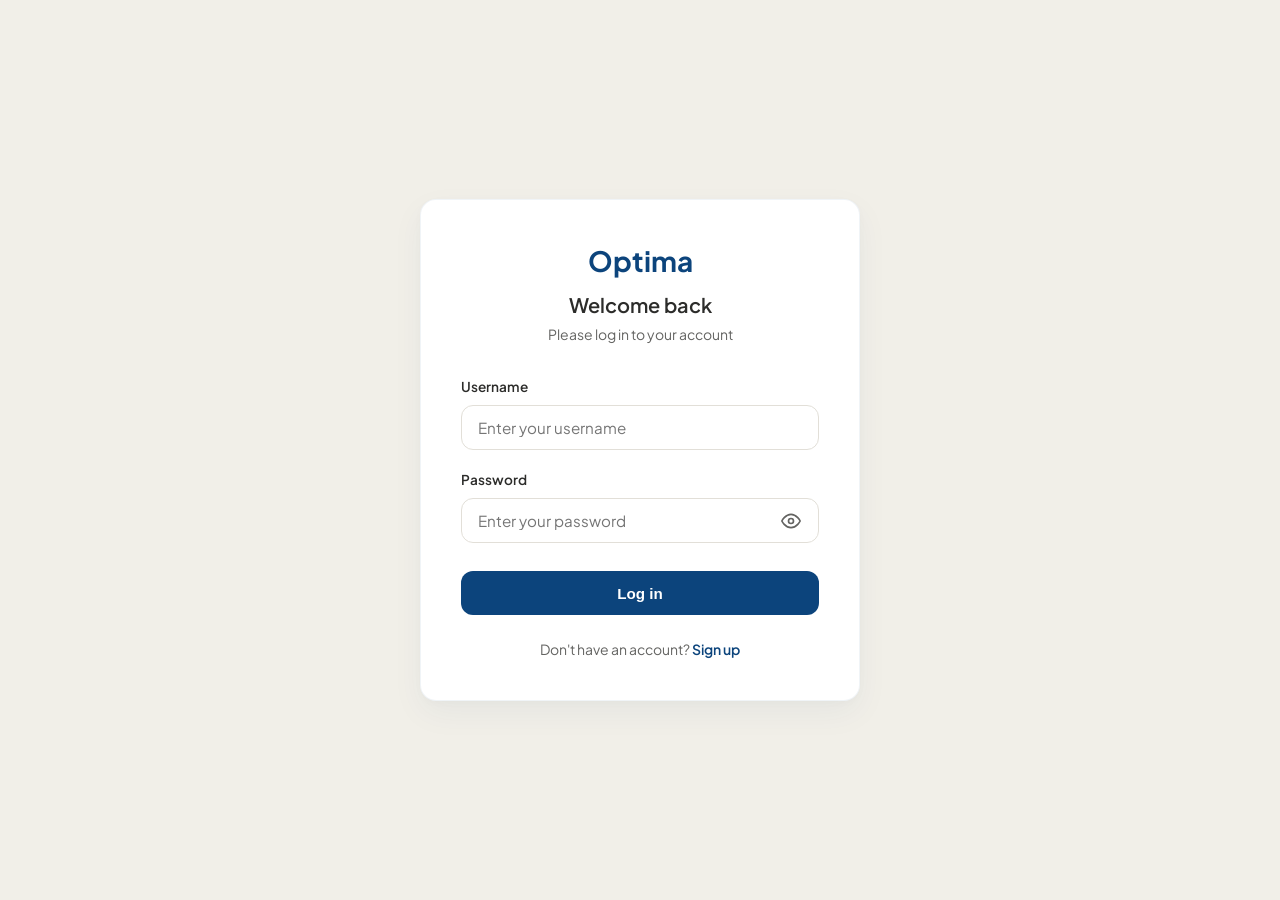
<file: frontend/index.html>
<!DOCTYPE html>
<html lang="en">
<head>
    <meta charset="UTF-8">
    <meta name="viewport" content="width=device-width, initial-scale=1.0">
    <title>Redirecting - Optima</title>
    <script>
        const token = localStorage.getItem('token');
        const user = localStorage.getItem('user');
        if (token && user) {
            window.location.href = 'dashboard.html';
        } else {
            window.location.href = 'login.html';
        }
    </script>
</head>
<body>
    <p style="font-family: sans-serif; text-align: center; margin-top: 4rem; color: #646462;">
        Redirecting to Optima Workspace...
    </p>
</body>
</html>
</file>
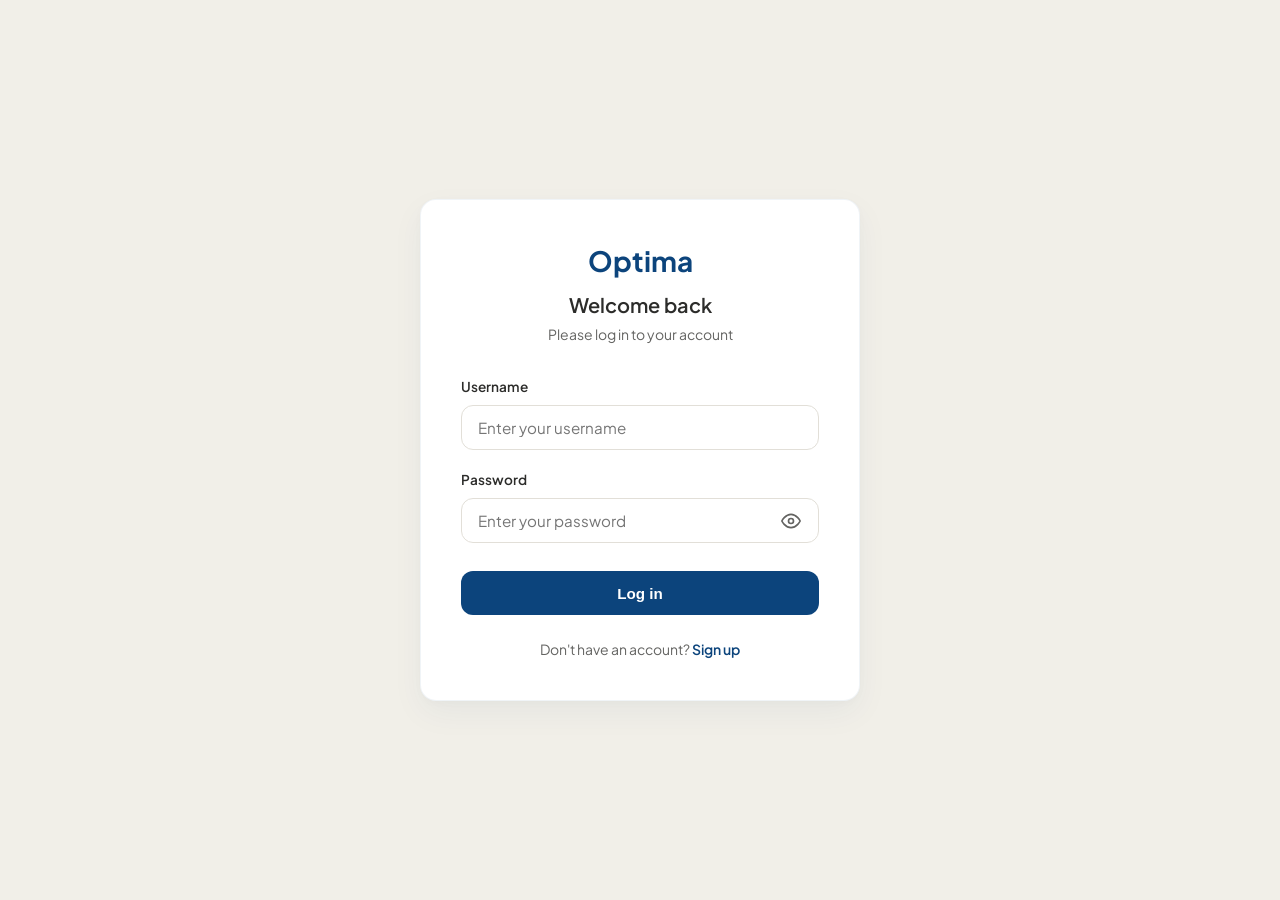
<file: frontend/abtest.html>
<!DOCTYPE html>
<html lang="en">
<head>
    <meta charset="UTF-8">
    <meta name="viewport" content="width=device-width, initial-scale=1.0">
    <title>A/B Tests — Optima</title>
    <link rel="preconnect" href="https://fonts.googleapis.com">
    <link rel="preconnect" href="https://fonts.gstatic.com" crossorigin>
    <link href="https://fonts.googleapis.com/css2?family=Plus+Jakarta+Sans:wght@400;500;600;700&family=Fira+Code:wght@400;500&display=swap" rel="stylesheet">
    <link rel="stylesheet" href="css/style.css">
    <link rel="stylesheet" href="css/dashboard.css">
    <link rel="stylesheet" href="css/feature-pages.css">
</head>
<body class="dashboard-page">

    <!-- Sidebar -->
    <aside class="sidebar">
        <a href="dashboard.html" class="sidebar-brand"><span>Optima</span></a>
        <nav style="flex-grow:1;">
            <ul class="sidebar-menu">
                <li><a href="dashboard.html" class="sidebar-link">
                    <svg viewBox="0 0 24 24"><rect x="3" y="3" width="7" height="9" rx="1"/><rect x="14" y="3" width="7" height="5" rx="1"/><rect x="14" y="12" width="7" height="9" rx="1"/><rect x="3" y="16" width="7" height="5" rx="1"/></svg>
                    <span>Dashboard</span></a></li>
                <li><a href="ide.html" class="sidebar-link">
                    <svg viewBox="0 0 24 24"><polyline points="16 18 22 12 16 6"/><polyline points="8 6 2 12 8 18"/></svg>
                    <span>IDE / Workspace</span></a></li>
                <li><a href="abtest.html" class="sidebar-link active">
                    <svg viewBox="0 0 24 24"><path d="M16 3h5v5"/><path d="M4 20L21 3"/><path d="M21 16v5h-5"/><path d="M15 15l6 6"/><path d="M4 4l5 5"/></svg>
                    <span>A-B Tests</span></a></li>
                <li><a href="learn.html" class="sidebar-link">
                    <svg viewBox="0 0 24 24"><path d="M2 3h6a4 4 0 0 1 4 4v14a3 3 0 0 0-3-3H2z"/><path d="M22 3h-6a4 4 0 0 0-4 4v14a3 3 0 0 1 3-3h7z"/></svg>
                    <span>Learn</span></a></li>
                <li><a href="patterns.html" class="sidebar-link">
                    <svg viewBox="0 0 24 24"><circle cx="12" cy="12" r="3"/><path d="M19.07 4.93a10 10 0 0 1 0 14.14"/><path d="M4.93 4.93a10 10 0 0 0 0 14.14"/></svg>
                    <span>Patterns</span></a></li>
                <li><a href="questions.html" class="sidebar-link">
                    <svg viewBox="0 0 24 24"><circle cx="12" cy="12" r="10"/><path d="M9.09 9a3 3 0 0 1 5.83 1c0 2-3 3-3 3"/><line x1="12" y1="17" x2="12.01" y2="17"/></svg>
                    <span>Interview Prep</span></a></li>
                <li><a href="debug.html" class="sidebar-link">
                    <svg viewBox="0 0 24 24"><path d="M12 22c5.523 0 10-4.477 10-10S17.523 2 12 2 2 6.477 2 12s4.477 10 10 10z"/><path d="m9 12 2 2 4-4"/></svg>
                    <span>Debug Assistant</span></a></li>
            </ul>
        </nav>
        <div class="sidebar-footer">
            <button id="logout-btn" class="logout-btn">
                <svg viewBox="0 0 24 24"><path d="M9 21H5a2 2 0 0 1-2-2V5a2 2 0 0 1 2-2h4"/><polyline points="16 17 21 12 16 7"/><line x1="21" y1="12" x2="9" y2="12"/></svg>
                <span>Log Out</span>
            </button>
        </div>
    </aside>

    <!-- Main Content -->
    <main class="main-content">

        <header class="page-header">
            <div class="page-header-text">
                <h1>A/B Testing</h1>
                <p>Compare two algorithm implementations. AI analyzes both and picks the better solution.</p>
            </div>
            <div class="user-profile">
                <div class="avatar" id="user-avatar">D</div>
                <div class="user-info">
                    <span class="user-name" id="user-username">Developer</span>
                    <span class="user-role">Developer</span>
                </div>
            </div>
        </header>

        <div class="feature-grid sidebar-right">

            <!-- Left: Create Test -->
            <div style="display:flex; flex-direction:column; gap:1.5rem;">

                <section class="feature-card">
                    <div class="feature-card-title">
                        <svg viewBox="0 0 24 24"><path d="M12 5v14"/><path d="M5 12h14"/></svg>
                        Create New A/B Test
                    </div>

                    <!-- Language Selector -->
                    <div class="fp-field-group">
                        <label class="fp-label" for="ab-language">Language</label>
                        <select id="ab-language" class="fp-select">
                            <option value="Python">Python</option>
                            <option value="JavaScript">JavaScript</option>
                            <option value="C++">C++</option>
                            <option value="Java">Java</option>
                        </select>
                    </div>

                    <!-- Code Panels A + B -->
                    <div class="code-panel-grid">
                        <div>
                            <div class="code-panel-label">
                                <span style="background:rgba(29,158,117,0.12);color:var(--color-success);padding:2px 8px;border-radius:4px;">Version A</span>
                                Your first implementation
                            </div>
                            <textarea id="code-a" class="fp-textarea" style="min-height:200px;" placeholder="# Paste Version A here..."></textarea>
                        </div>
                        <div>
                            <div class="code-panel-label">
                                <span style="background:rgba(127,119,221,0.12);color:var(--color-accent);padding:2px 8px;border-radius:4px;">Version B</span>
                                Alternate implementation
                            </div>
                            <textarea id="code-b" class="fp-textarea" style="min-height:200px;" placeholder="# Paste Version B here..."></textarea>
                        </div>
                    </div>

                    <!-- Error / Status -->
                    <div id="ab-create-status" style="display:none;"></div>

                    <!-- Actions -->
                    <div class="fp-actions-row">
                        <button id="run-abtest-btn" class="btn-feature-primary">
                            <svg viewBox="0 0 24 24"><polygon points="5 3 19 12 5 21 5 3"/></svg>
                            Run A/B Test
                        </button>
                        <span id="ab-running-label" style="display:none; font-size:0.8rem; color:var(--color-text-muted);">Analyzing code...</span>
                    </div>
                </section>

                <!-- Result Card (hidden initially) -->
                <section id="ab-result-card" class="feature-card" style="display:none;">
                    <div class="feature-card-title">
                        <svg viewBox="0 0 24 24"><polyline points="22 12 18 12 15 21 9 3 6 12 2 12"/></svg>
                        Latest Result
                    </div>
                    <div id="ab-result-body"></div>
                </section>

            </div>

            <!-- Right: History -->
            <section class="feature-card">
                <div class="feature-card-title">
                    <svg viewBox="0 0 24 24"><path d="M12 8v4l3 3"/><circle cx="12" cy="12" r="10"/></svg>
                    Previous Tests
                </div>
                <div id="ab-history-container">
                    <div class="state-loading"><div class="spinner"></div><span>Loading history...</span></div>
                </div>
            </section>

        </div>
    </main>

    <script src="js/api.js"></script>
    <script src="js/abtest.js"></script>
</body>
</html>
</file>
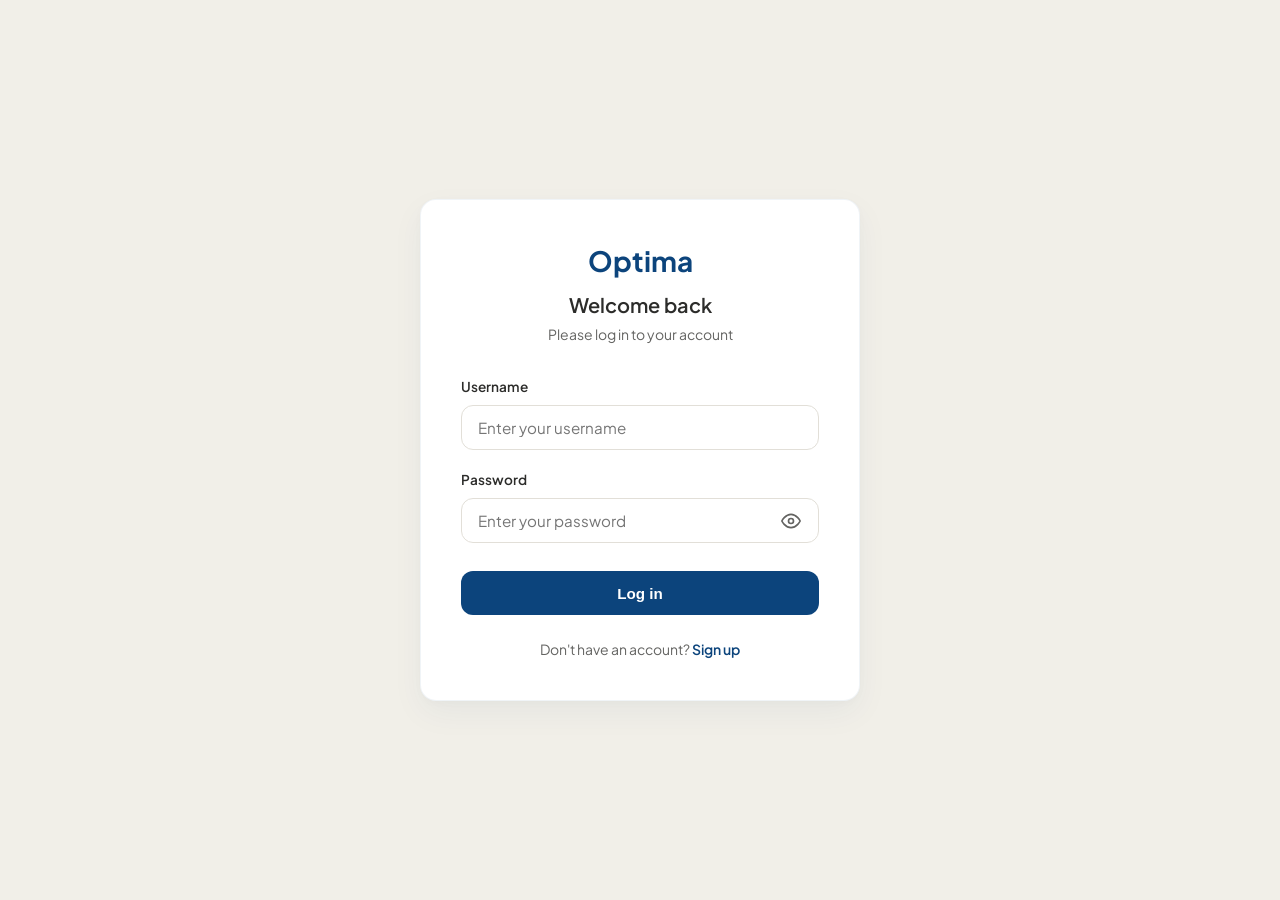
<file: frontend/dashboard.html>
<!DOCTYPE html>
<html lang="en">
<head>
    <meta charset="UTF-8">
    <meta name="viewport" content="width=device-width, initial-scale=1.0">
    <title>Dashboard - Optima</title>
    <!-- Favicon -->
    
    <!-- Google Fonts -->
    <link rel="preconnect" href="https://fonts.googleapis.com">
    <link rel="preconnect" href="https://fonts.gstatic.com" crossorigin>
    <link href="https://fonts.googleapis.com/css2?family=Plus+Jakarta+Sans:wght@400;500;600;700&display=swap" rel="stylesheet">
    <!-- Stylesheets -->
    <link rel="stylesheet" href="css/style.css">
    <link rel="stylesheet" href="css/dashboard.css">
</head>
<body class="dashboard-page">

    <!-- Fixed Left Sidebar -->
    <aside class="sidebar">
        <a href="dashboard.html" class="sidebar-brand">
            <span>Optima</span>
        </a>

        <nav style="flex-grow: 1;">
            <ul class="sidebar-menu">
                <li>
                    <a href="dashboard.html" class="sidebar-link active">
                        <svg viewBox="0 0 24 24" fill="none" stroke="currentColor"><rect x="3" y="3" width="7" height="9" rx="1"/><rect x="14" y="3" width="7" height="5" rx="1"/><rect x="14" y="12" width="7" height="9" rx="1"/><rect x="3" y="16" width="7" height="5" rx="1"/></svg>
                        <span>Dashboard</span>
                    </a>
                </li>
                <li>
                    <a href="ide.html" class="sidebar-link">
                        <svg viewBox="0 0 24 24" fill="none" stroke="currentColor"><polyline points="16 18 22 12 16 6"/><polyline points="8 6 2 12 8 18"/></svg>
                        <span>IDE / Workspace</span>
                    </a>
                </li>
                <li>
                    <a href="abtest.html" class="sidebar-link">
                        <svg viewBox="0 0 24 24" fill="none" stroke="currentColor"><path d="M16 3h5v5"/><path d="M4 20L21 3"/><path d="M21 16v5h-5"/><path d="M15 15l6 6"/><path d="M4 4l5 5"/></svg>
                        <span>A-B Tests</span>
                    </a>
                </li>
                <li>
                    <a href="learn.html" class="sidebar-link">
                        <svg viewBox="0 0 24 24" fill="none" stroke="currentColor"><path d="M2 3h6a4 4 0 0 1 4 4v14a3 3 0 0 0-3-3H2z"/><path d="M22 3h-6a4 4 0 0 0-4 4v14a3 3 0 0 1 3-3h7z"/></svg>
                        <span>Learn</span>
                    </a>
                </li>
                <li>
                    <a href="patterns.html" class="sidebar-link">
                        <svg viewBox="0 0 24 24" fill="none" stroke="currentColor"><circle cx="12" cy="12" r="3"/><path d="M19.07 4.93a10 10 0 0 1 0 14.14"/><path d="M4.93 4.93a10 10 0 0 0 0 14.14"/></svg>
                        <span>Patterns</span>
                    </a>
                </li>
                <li>
                    <a href="questions.html" class="sidebar-link">
                        <svg viewBox="0 0 24 24" fill="none" stroke="currentColor"><circle cx="12" cy="12" r="10"/><path d="M9.09 9a3 3 0 0 1 5.83 1c0 2-3 3-3 3"/><line x1="12" y1="17" x2="12.01" y2="17"/></svg>
                        <span>Interview Prep</span>
                    </a>
                </li>
                <li>
                    <a href="debug.html" class="sidebar-link">
                        <svg viewBox="0 0 24 24" fill="none" stroke="currentColor"><path d="M12 22c5.523 0 10-4.477 10-10S17.523 2 12 2 2 6.477 2 12s4.477 10 10 10z"/><path d="m9 12 2 2 4-4"/></svg>
                        <span>Debug Assistant</span>
                    </a>
                </li>
            </ul>
        </nav>

        <div class="sidebar-footer">
            <button id="logout-btn" class="logout-btn">
                <svg viewBox="0 0 24 24" fill="none" stroke="currentColor">
                    <path d="M9 21H5a2 2 0 0 1-2-2V5a2 2 0 0 1 2-2h4"></path>
                    <polyline points="16 17 21 12 16 7"></polyline>
                    <line x1="21" y1="12" x2="9" y2="12"></line>
                </svg>
                <span>Log Out</span>
            </button>
        </div>
    </aside>

    <!-- Main Content Container -->
    <main class="main-content">
        
        <!-- Top Navigation / Brand Bar -->
        <header class="top-bar">
            <div class="welcome-section">
                <h1>Welcome back, <span id="user-display-name">Developer</span></h1>
                <p>Track your algorithms complexity, optimize runtime, and tackle patterns.</p>
            </div>
            
            <div class="user-profile">
                <div class="avatar" id="user-avatar">D</div>
                <div class="user-info">
                    <span class="user-name" id="user-username">Developer</span>
                    <span class="user-role">Developer</span>
                </div>
            </div>
        </header>

        <!-- Stats Metric Grid -->
        <section class="stats-grid">
            <!-- Metric 1: Total Submissions -->
            <div class="stat-card">
                <div class="stat-info">
                    <span class="stat-title">Total Submissions</span>
                    <span class="stat-value" id="stat-submissions">0</span>
                    <span class="stat-desc" id="stat-submissions-delta">
                        <svg width="12" height="12" viewBox="0 0 24 24" fill="none" stroke="currentColor" stroke-width="3">
                            <polyline points="18 15 12 9 6 15"></polyline>
                        </svg>
                        <span>+0 this week</span>
                    </span>
                </div>
                <div class="stat-icon-wrapper">
                    <svg viewBox="0 0 24 24" fill="none" stroke="currentColor">
                        <path d="M14 2H6a2 2 0 0 0-2 2v16a2 2 0 0 0 2 2h12a2 2 0 0 0 2-2V8z"></path>
                        <polyline points="14 2 14 8 20 8"></polyline>
                        <line x1="16" y1="13" x2="8" y2="13"></line>
                        <line x1="16" y1="17" x2="8" y2="17"></line>
                        <polyline points="10 9 9 9 8 9"></polyline>
                    </svg>
                </div>
            </div>

            <!-- Metric 2: Average Complexity -->
            <div class="stat-card">
                <div class="stat-info">
                    <span class="stat-title">Avg Complexity</span>
                    <span class="stat-value" id="stat-complexity">O(N)</span>
                    <span class="stat-desc" id="stat-complexity-delta">
                        <span>Optimal Range</span>
                    </span>
                </div>
                <div class="stat-icon-wrapper">
                    <svg viewBox="0 0 24 24" fill="none" stroke="currentColor">
                        <line x1="18" y1="20" x2="18" y2="10"></line>
                        <line x1="12" y1="20" x2="12" y2="4"></line>
                        <line x1="6" y1="20" x2="6" y2="14"></line>
                    </svg>
                </div>
            </div>

            <!-- Metric 3: Patterns Learned -->
            <div class="stat-card">
                <div class="stat-info">
                    <span class="stat-title">Patterns Learned</span>
                    <span class="stat-value" id="stat-patterns">0</span>
                    <span class="stat-desc neutral" id="stat-patterns-delta">
                        <span>Out of 12 cataloged</span>
                    </span>
                </div>
                <div class="stat-icon-wrapper">
                    <svg viewBox="0 0 24 24" fill="none" stroke="currentColor">
                        <path d="M12 22s8-4 8-10V5l-8-3-8 3v7c0 6 8 10 8 10z"></path>
                    </svg>
                </div>
            </div>

            <!-- Metric 4: Coding Streak -->
            <div class="stat-card">
                <div class="stat-info">
                    <span class="stat-title">Coding Streak</span>
                    <span class="stat-value" id="stat-streak">0 Days</span>
                    <span class="stat-desc" id="stat-streak-delta">
                        <span>Consistent progress</span>
                    </span>
                </div>
                <div class="stat-icon-wrapper">
                    <svg viewBox="0 0 24 24" fill="none" stroke="currentColor">
                        <path d="M13 2L3 14h9l-1 8 10-12h-9l1-8z"></path>
                    </svg>
                </div>
            </div>
        </section>

        <!-- Main Dashboard Split Layout -->
        <div class="dashboard-body-grid">
            
            <!-- Left Side: Submissions Table -->
            <section class="content-card submissions-card">
                <div class="card-header">
                    <h2 class="card-title">
                        <svg viewBox="0 0 24 24" fill="none" stroke="currentColor">
                            <circle cx="12" cy="12" r="10"></circle>
                            <polyline points="12 6 12 12 16 14"></polyline>
                        </svg>
                        Recent Submissions
                    </h2>
                </div>

                <div class="table-wrapper">
                    <table class="submissions-table">
                        <thead>
                            <tr>
                                <th>Problem</th>
                                <th>Language</th>
                                <th>Time Complexity</th>
                                <th>Space Complexity</th>
                                <th>Submitted At</th>
                            </tr>
                        </thead>
                        <tbody id="submissions-tbody">
                            <!-- Populated dynamically via JS -->
                        </tbody>
                    </table>
                </div>
            </section>

            <!-- Right Side: Weak Areas & Feed -->
            <section class="content-card insights-card">
                <div class="card-header">
                    <h2 class="card-title">
                        <svg viewBox="0 0 24 24" fill="none" stroke="currentColor">
                            <path d="M10.29 3.86L1.82 18a2 2 0 0 0 1.71 3h16.94a2 2 0 0 0 1.71-3L13.71 3.86a2 2 0 0 0-3.42 0z"></path>
                            <line x1="12" y1="9" x2="12" y2="13"></line>
                            <line x1="12" y1="17" x2="12.01" y2="17"></line>
                        </svg>
                        Weak Areas
                    </h2>
                </div>

                <div class="weak-areas-container">
                    <p class="weak-areas-intro">
                        Optima has identified areas where your code complexity often deviates from optimal bounds. Click a topic to open the Learn module.
                    </p>
                    
                    <div class="weak-areas-tags" id="weak-areas-tags-container">
                        <!-- Populated dynamically via JS -->
                    </div>

                    <div class="feed-divider"></div>

                    <h3 class="feed-title">Pattern Recognizer Feed</h3>
                    <div class="feed-list" id="pattern-feed-container">
                        <!-- Populated dynamically via JS -->
                    </div>
                </div>
            </section>

        </div>
    </main>

    <!-- Javascript Handlers -->
    <script src="js/api.js"></script>
    <script src="js/dashboard.js"></script>
</body>
</html>
</file>
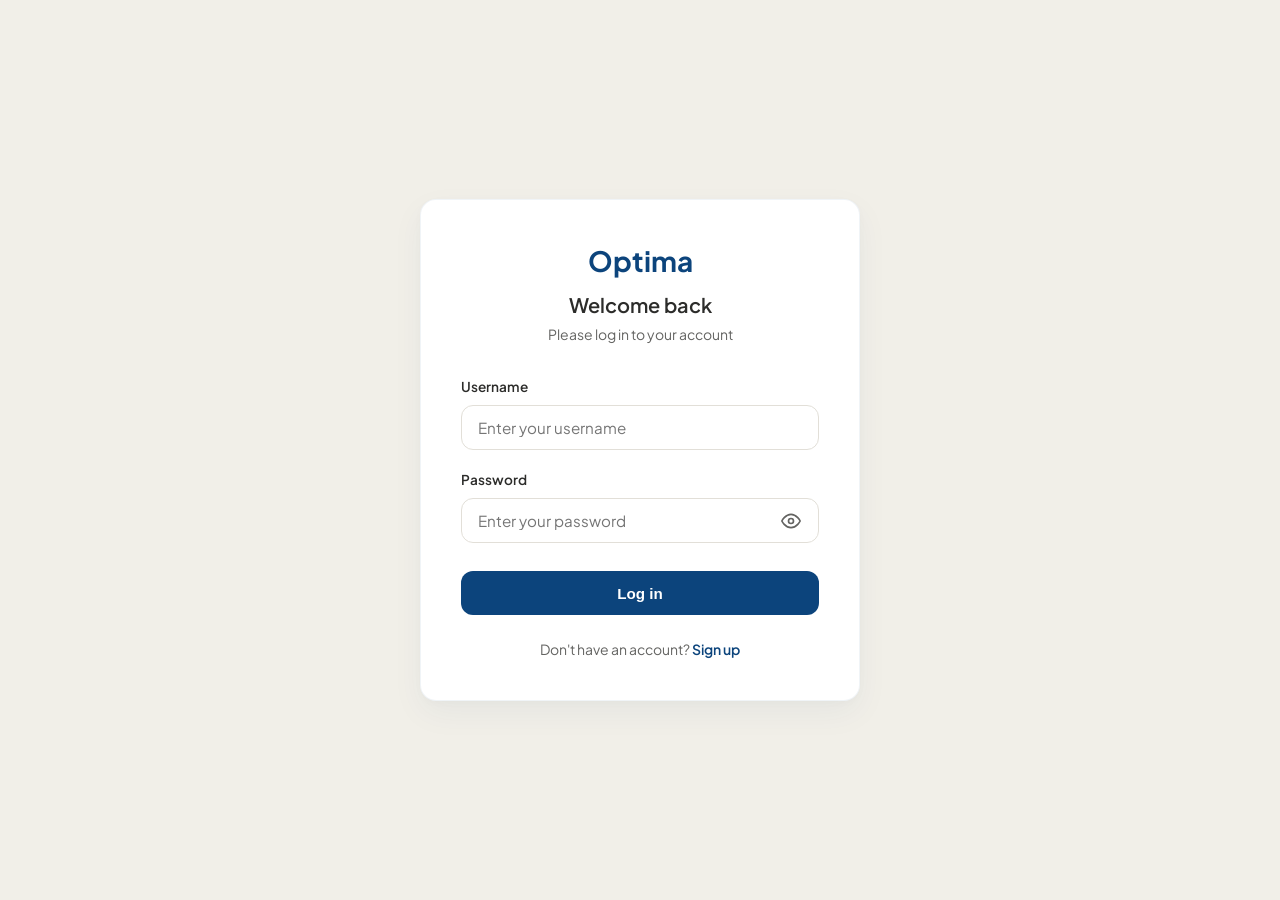
<file: frontend/debug.html>
<!DOCTYPE html>
<html lang="en">
<head>
    <meta charset="UTF-8">
    <meta name="viewport" content="width=device-width, initial-scale=1.0">
    <title>Debug Assistant — Optima</title>
    <link rel="preconnect" href="https://fonts.googleapis.com">
    <link rel="preconnect" href="https://fonts.gstatic.com" crossorigin>
    <link href="https://fonts.googleapis.com/css2?family=Plus+Jakarta+Sans:wght@400;500;600;700&family=Fira+Code:wght@400;500&display=swap" rel="stylesheet">
    <link rel="stylesheet" href="css/style.css">
    <link rel="stylesheet" href="css/dashboard.css">
    <link rel="stylesheet" href="css/feature-pages.css">
</head>
<body class="dashboard-page">

    <!-- Sidebar -->
    <aside class="sidebar">
        <a href="dashboard.html" class="sidebar-brand"><span>Optima</span></a>
        <nav style="flex-grow:1;">
            <ul class="sidebar-menu">
                <li><a href="dashboard.html" class="sidebar-link">
                    <svg viewBox="0 0 24 24"><rect x="3" y="3" width="7" height="9" rx="1"/><rect x="14" y="3" width="7" height="5" rx="1"/><rect x="14" y="12" width="7" height="9" rx="1"/><rect x="3" y="16" width="7" height="5" rx="1"/></svg>
                    <span>Dashboard</span></a></li>
                <li><a href="ide.html" class="sidebar-link">
                    <svg viewBox="0 0 24 24"><polyline points="16 18 22 12 16 6"/><polyline points="8 6 2 12 8 18"/></svg>
                    <span>IDE / Workspace</span></a></li>
                <li><a href="abtest.html" class="sidebar-link">
                    <svg viewBox="0 0 24 24"><path d="M16 3h5v5"/><path d="M4 20L21 3"/><path d="M21 16v5h-5"/><path d="M15 15l6 6"/><path d="M4 4l5 5"/></svg>
                    <span>A-B Tests</span></a></li>
                <li><a href="learn.html" class="sidebar-link">
                    <svg viewBox="0 0 24 24"><path d="M2 3h6a4 4 0 0 1 4 4v14a3 3 0 0 0-3-3H2z"/><path d="M22 3h-6a4 4 0 0 0-4 4v14a3 3 0 0 1 3-3h7z"/></svg>
                    <span>Learn</span></a></li>
                <li><a href="patterns.html" class="sidebar-link">
                    <svg viewBox="0 0 24 24"><circle cx="12" cy="12" r="3"/><path d="M19.07 4.93a10 10 0 0 1 0 14.14"/><path d="M4.93 4.93a10 10 0 0 0 0 14.14"/></svg>
                    <span>Patterns</span></a></li>
                <li><a href="questions.html" class="sidebar-link">
                    <svg viewBox="0 0 24 24"><circle cx="12" cy="12" r="10"/><path d="M9.09 9a3 3 0 0 1 5.83 1c0 2-3 3-3 3"/><line x1="12" y1="17" x2="12.01" y2="17"/></svg>
                    <span>Interview Prep</span></a></li>
                <li><a href="debug.html" class="sidebar-link active">
                    <svg viewBox="0 0 24 24"><path d="M12 22c5.523 0 10-4.477 10-10S17.523 2 12 2 2 6.477 2 12s4.477 10 10 10z"/><path d="m9 12 2 2 4-4"/></svg>
                    <span>Debug Assistant</span></a></li>
            </ul>
        </nav>
        <div class="sidebar-footer">
            <button id="logout-btn" class="logout-btn">
                <svg viewBox="0 0 24 24"><path d="M9 21H5a2 2 0 0 1-2-2V5a2 2 0 0 1 2-2h4"/><polyline points="16 17 21 12 16 7"/><line x1="21" y1="12" x2="9" y2="12"/></svg>
                <span>Log Out</span>
            </button>
        </div>
    </aside>

    <!-- Main Content -->
    <main class="main-content">

        <header class="page-header">
            <div class="page-header-text">
                <h1>Debug Assistant</h1>
                <p>AI analyzes your runtime errors and suggests targeted fixes for submitted algorithms.</p>
            </div>
            <div class="user-profile">
                <div class="avatar" id="user-avatar">D</div>
                <div class="user-info">
                    <span class="user-name" id="user-username">Developer</span>
                    <span class="user-role">Developer</span>
                </div>
            </div>
        </header>

        <div class="feature-grid sidebar-right">

            <!-- Left: Create Debug Session -->
            <div style="display:flex; flex-direction:column; gap:1.5rem;">

                <section class="feature-card">
                    <div class="feature-card-title">
                        <svg viewBox="0 0 24 24"><path d="M10.29 3.86L1.82 18a2 2 0 0 0 1.71 3h16.94a2 2 0 0 0 1.71-3L13.71 3.86a2 2 0 0 0-3.42 0z"/><line x1="12" y1="9" x2="12" y2="13"/><line x1="12" y1="17" x2="12.01" y2="17"/></svg>
                        New Debug Session
                    </div>
                    <p style="font-size:0.85rem; color:var(--color-text-muted); line-height:1.5;">
                        Provide the submission ID and the exact error message to diagnose the issue and get a suggested fix.
                    </p>

                    <div class="fp-field-group">
                        <label class="fp-label" for="debug-submission-id">Submission ID</label>
                        <input type="number" id="debug-submission-id" class="fp-input" placeholder="e.g. 42" min="1">
                    </div>

                    <div class="fp-field-group">
                        <label class="fp-label" for="debug-error-msg">Error Message / Traceback</label>
                        <textarea id="debug-error-msg" class="fp-textarea" style="min-height:160px;" placeholder="Paste the error message or traceback here...&#10;&#10;e.g. TypeError: unsupported operand type(s) for +: 'int' and 'str'"></textarea>
                    </div>

                    <div id="debug-create-status" style="display:none;"></div>

                    <div class="fp-actions-row">
                        <button id="debug-submit-btn" class="btn-feature-primary">
                            <svg viewBox="0 0 24 24"><path d="M12 22c5.523 0 10-4.477 10-10S17.523 2 12 2 2 6.477 2 12s4.477 10 10 10z"/><path d="m9 12 2 2 4-4"/></svg>
                            Analyze Error
                        </button>
                        <span id="debug-running-label" style="display:none; font-size:0.8rem; color:var(--color-text-muted);">Analyzing error...</span>
                    </div>
                </section>

                <!-- Debug Result (hidden initially) -->
                <section id="debug-result-card" class="feature-card" style="display:none;">
                    <div class="feature-card-title">
                        <svg viewBox="0 0 24 24"><path d="M12 22c5.523 0 10-4.477 10-10S17.523 2 12 2 2 6.477 2 12s4.477 10 10 10z"/><path d="m9 12 2 2 4-4"/></svg>
                        Debug Result
                    </div>
                    <div id="debug-result-body"></div>
                </section>

            </div>

            <!-- Right: History by submission -->
            <section class="feature-card">
                <div class="feature-card-title">
                    <svg viewBox="0 0 24 24"><path d="M12 8v4l3 3"/><circle cx="12" cy="12" r="10"/></svg>
                    Lookup Debug History
                </div>
                <p style="font-size:0.85rem; color:var(--color-text-muted); line-height:1.5; margin-bottom:0.75rem;">
                    Load all debug sessions previously created for a submission.
                </p>
                <div class="fp-field-group">
                    <label class="fp-label" for="history-submission-id">Submission ID</label>
                    <input type="number" id="history-submission-id" class="fp-input" placeholder="e.g. 42" min="1">
                </div>
                <button id="history-load-btn" class="btn-feature-secondary" style="margin-top:0.5rem;">Load History</button>
                <div id="debug-history-container" style="margin-top:1rem;"></div>
            </section>

        </div>
    </main>

    <script src="js/api.js"></script>
    <script src="js/debug.js"></script>
</body>
</html>
</file>
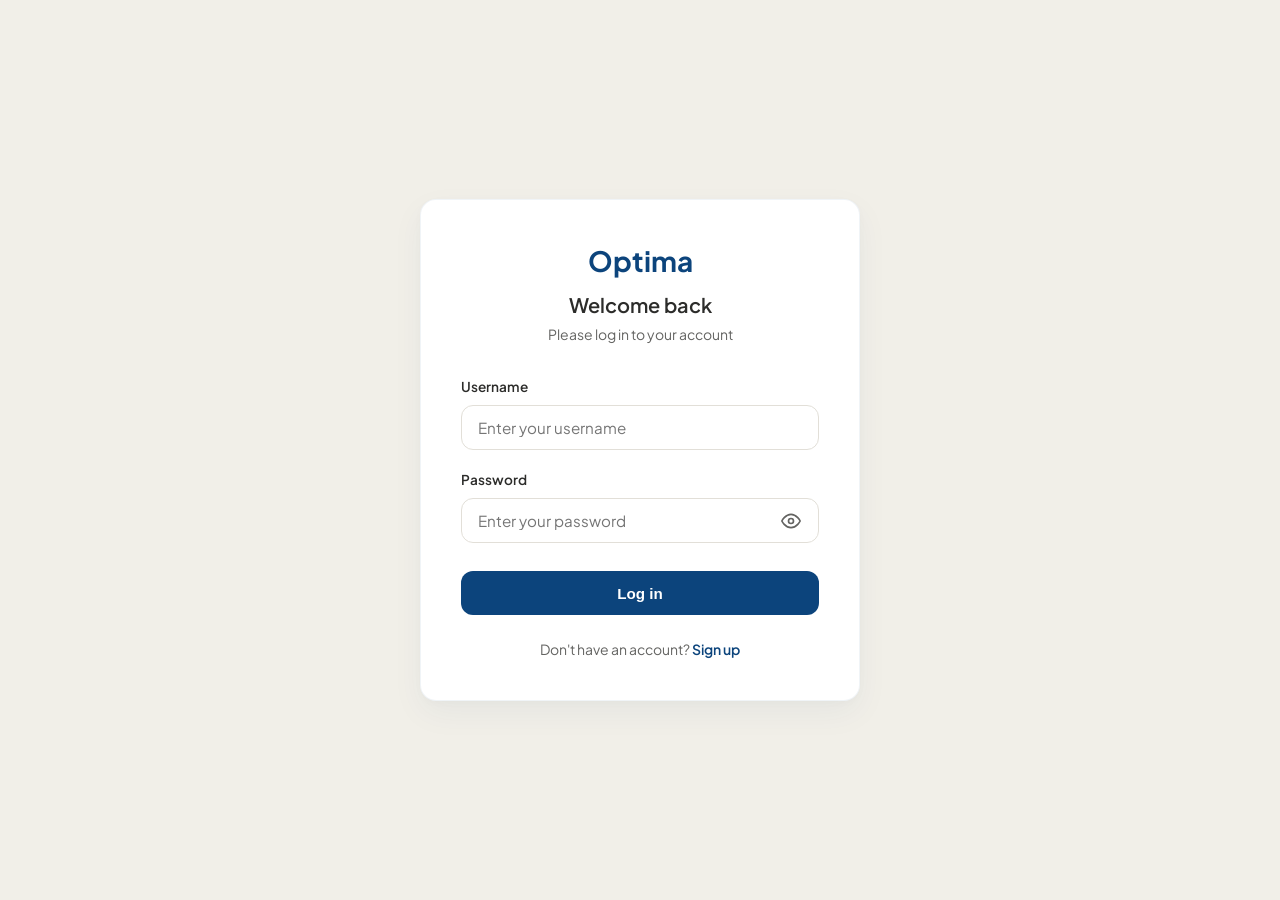
<file: frontend/ide.html>
<!DOCTYPE html>
<html lang="en">
<head>
    <meta charset="UTF-8">
    <meta name="viewport" content="width=device-width, initial-scale=1.0">
    <title>IDE / Workspace - Optima</title>
    <!-- Google Fonts -->
    <link rel="preconnect" href="https://fonts.googleapis.com">
    <link rel="preconnect" href="https://fonts.gstatic.com" crossorigin>
    <link href="https://fonts.googleapis.com/css2?family=Plus+Jakarta+Sans:wght@400;500;600;700&family=Fira+Code:wght@400;500;600&display=swap" rel="stylesheet">
    <!-- Stylesheets -->
    <link rel="stylesheet" href="css/style.css">
    <link rel="stylesheet" href="css/dashboard.css">
    <link rel="stylesheet" href="css/ide.css">
</head>
<body class="dashboard-page">

    <!-- Fixed Left Sidebar (Reused from Dashboard) -->
    <aside class="sidebar">
        <a href="dashboard.html" class="sidebar-brand">
            <span>Optima</span>
        </a>

        <nav style="flex-grow: 1;">
            <ul class="sidebar-menu">
                <li>
                    <a href="dashboard.html" class="sidebar-link">
                        <svg viewBox="0 0 24 24" fill="none" stroke="currentColor"><rect x="3" y="3" width="7" height="9" rx="1"/><rect x="14" y="3" width="7" height="5" rx="1"/><rect x="14" y="12" width="7" height="9" rx="1"/><rect x="3" y="16" width="7" height="5" rx="1"/></svg>
                        <span>Dashboard</span>
                    </a>
                </li>
                <li>
                    <a href="ide.html" class="sidebar-link active">
                        <svg viewBox="0 0 24 24" fill="none" stroke="currentColor"><polyline points="16 18 22 12 16 6"/><polyline points="8 6 2 12 8 18"/></svg>
                        <span>IDE / Workspace</span>
                    </a>
                </li>
                <li>
                    <a href="abtest.html" class="sidebar-link">
                        <svg viewBox="0 0 24 24" fill="none" stroke="currentColor"><path d="M16 3h5v5"/><path d="M4 20L21 3"/><path d="M21 16v5h-5"/><path d="M15 15l6 6"/><path d="M4 4l5 5"/></svg>
                        <span>A-B Tests</span>
                    </a>
                </li>
                <li>
                    <a href="learn.html" class="sidebar-link">
                        <svg viewBox="0 0 24 24" fill="none" stroke="currentColor"><path d="M2 3h6a4 4 0 0 1 4 4v14a3 3 0 0 0-3-3H2z"/><path d="M22 3h-6a4 4 0 0 0-4 4v14a3 3 0 0 1 3-3h7z"/></svg>
                        <span>Learn</span>
                    </a>
                </li>
                <li>
                    <a href="patterns.html" class="sidebar-link">
                        <svg viewBox="0 0 24 24" fill="none" stroke="currentColor"><circle cx="12" cy="12" r="3"/><path d="M19.07 4.93a10 10 0 0 1 0 14.14"/><path d="M4.93 4.93a10 10 0 0 0 0 14.14"/></svg>
                        <span>Patterns</span>
                    </a>
                </li>
                <li>
                    <a href="questions.html" class="sidebar-link">
                        <svg viewBox="0 0 24 24" fill="none" stroke="currentColor"><circle cx="12" cy="12" r="10"/><path d="M9.09 9a3 3 0 0 1 5.83 1c0 2-3 3-3 3"/><line x1="12" y1="17" x2="12.01" y2="17"/></svg>
                        <span>Interview Prep</span>
                    </a>
                </li>
                <li>
                    <a href="debug.html" class="sidebar-link">
                        <svg viewBox="0 0 24 24" fill="none" stroke="currentColor"><path d="M12 22c5.523 0 10-4.477 10-10S17.523 2 12 2 2 6.477 2 12s4.477 10 10 10z"/><path d="m9 12 2 2 4-4"/></svg>
                        <span>Debug Assistant</span>
                    </a>
                </li>
            </ul>
        </nav>

        <div class="sidebar-footer">
            <button id="logout-btn" class="logout-btn">
                <svg viewBox="0 0 24 24" fill="none" stroke="currentColor">
                    <path d="M9 21H5a2 2 0 0 1-2-2V5a2 2 0 0 1 2-2h4"></path>
                    <polyline points="16 17 21 12 16 7"></polyline>
                    <line x1="21" y1="12" x2="9" y2="12"></line>
                </svg>
                <span>Log Out</span>
            </button>
        </div>
    </aside>

    <!-- Main Content Area -->
    <main class="main-content">
        
        <!-- Top Bar Navigation (Reused from Dashboard) -->
        <header class="top-bar">
            <div class="welcome-section">
                <h1>Algorithm IDE</h1>
                <p>Submit your custom solutions to inspect time and space complexity instantly.</p>
            </div>
            
            <div class="user-profile">
                <div class="avatar" id="user-avatar">D</div>
                <div class="user-info">
                    <span class="user-name" id="user-username">Developer</span>
                    <span class="user-role">Developer</span>
                </div>
            </div>
        </header>

        <!-- Split Grid Workspace -->
        <div class="workspace-grid">
            
            <!-- Left Panel: Editor & Inputs -->
            <section class="workspace-card editor-card">
                <div class="editor-header">
                    <!-- Dropdown Picker Group -->
                    <div class="picker-group">
                        <div class="selector-field">
                            <label for="problem-selector">Problem</label>
                            <select id="problem-selector" class="ide-select">
                                <option value="Only IDE">Only IDE</option>
                                <option value="Two Sum">Two Sum</option>
                                <option value="Valid Parentheses">Valid Parentheses</option>
                                <option value="Merge Intervals">Merge Intervals</option>
                                <option value="Fibonacci Number">Fibonacci Number</option>
                                <option value="Binary Search">Binary Search</option>
                                <option value="Custom Problem">Custom Problem</option>
                            </select>
                        </div>
                        
                        <!-- Custom Problem Input Name (Hidden by default) -->
                        <div class="selector-field" id="custom-problem-field" style="display: none;">
                            <label for="custom-problem-title">Problem Title</label>
                            <input type="text" id="custom-problem-title" class="ide-input" placeholder="e.g. Reverse String">
                        </div>

                        <div class="selector-field">
                            <label for="language-selector">Language</label>
                            <select id="language-selector" class="ide-select">
                                <option value="Python">Python</option>
                                <option value="JavaScript">JavaScript</option>
                                <option value="C++">C++</option>
                                <option value="Java">Java</option>
                            </select>
                        </div>
                    </div>
                </div>

                <!-- Code Editor Area -->
                <div class="code-editor-container">
                    <div class="line-numbers" id="line-numbers-sidebar">
                        <span>1</span>
                    </div>
                    <textarea id="code-textarea" spellcheck="false" placeholder="// Enter your code here"></textarea>
                </div>

                <!-- Bottom Action Controls -->
                <div class="editor-actions">
                    <button type="button" id="reset-code-btn" class="btn-secondary">
                        <svg viewBox="0 0 24 24" fill="none" stroke="currentColor" width="16" height="16">
                            <path d="M21.5 2v6h-6M21.34 15.57a10 10 0 1 1-.57-8.38l5.67-5.67"></path>
                        </svg>
                        Reset Code
                    </button>
                    <div style="display: flex; gap: 0.75rem; flex-wrap: wrap;">
                        <button type="button" id="optimize-code-btn" class="btn-secondary" title="Get AI Optimized Code">
                            ⚡ Optimize
                        </button>
                        <button type="button" id="run-analysis-btn" class="btn-primary-alt">
                            Run
                        </button>
                        <button type="button" id="submit-code-btn" class="btn-primary">
                            Submit
                        </button>
                    </div>
                </div>
            </section>

            <!-- Right Panel: Results & Feedback Console -->
            <section class="workspace-card console-card">
                <div class="console-header">
                    <h2 class="console-title">
                        <svg viewBox="0 0 24 24" fill="none" stroke="currentColor">
                            <rect x="2" y="2" width="20" height="20" rx="2.18" ry="2.18"></rect>
                            <line x1="7" y1="2" x2="7" y2="22"></line>
                        </svg>
                        Analysis Feedback
                    </h2>
                    <span class="status-indicator-idle" id="analysis-status">Ready</span>
                </div>

                <!-- Analysis Summary Pane -->
                <div class="console-body" id="console-body">
                    
                    <!-- Prompt Message displayed when idle -->
                    <div class="console-idle-view" id="idle-view">
                        <svg viewBox="0 0 24 24" fill="none" stroke="currentColor" class="idle-icon">
                            <polyline points="16 18 22 12 16 6"></polyline>
                            <polyline points="8 6 2 12 8 18"></polyline>
                        </svg>
                        <h3>Complexity Checker</h3>
                        <p>Write your algorithm in the editor panel and click <strong>Run Analysis</strong> to run space & time calculations, identify patterns, and check bottlenecks.</p>
                    </div>

                    <!-- Populated Results panel (hidden by default) -->
                    <div class="analysis-results-view" id="results-view" style="display: none;">
                        
                        <!-- Complexity Badges -->
                        <div class="result-badges-row">
                            <div class="metric-result-card">
                                <span class="metric-label">Estimated Time Complexity</span>
                                <div class="badge-wrapper">
                                    <span id="time-complexity-badge" class="complexity-badge">O(1)</span>
                                </div>
                            </div>
                            <div class="metric-result-card">
                                <span class="metric-label">Estimated Space Complexity</span>
                                <div class="badge-wrapper">
                                    <span id="space-complexity-badge" class="complexity-badge">O(1)</span>
                                </div>
                            </div>
                        </div>

                        <!-- Pattern Recognition Card -->
                        <div class="insights-group">
                            <h3 class="group-title">Pattern Recognition</h3>
                            <div class="insight-item-box" id="pattern-recognition-box">
                                <div class="insight-icon" id="pattern-status-icon">
                                    <!-- Dynamic Icon -->
                                </div>
                                <div class="insight-content">
                                    <h4 id="pattern-headline">No complex pattern detected</h4>
                                    <p id="pattern-description">Optimize recursion or loops to view architectural patterns.</p>
                                </div>
                            </div>
                        </div>

                        <!-- Recommendations / Code Optimization refactoring suggestions -->
                        <div class="insights-group" style="margin-top: 1.5rem;">
                            <h3 class="group-title">Refactoring Recommendations</h3>
                            <div class="recommendations-container" id="recommendations-container">
                                <!-- Populated dynamically by script -->
                            </div>
                        </div>

                        <!-- AI Optimized Solution Panel (shown when optimized) -->
                        <div class="insights-group" id="optimization-group" style="margin-top: 1.5rem; display: none;">
                            <div style="display: flex; justify-content: space-between; align-items: center; margin-bottom: 0.5rem;">
                                <h3 class="group-title" style="margin-bottom: 0;">⚡ AI Optimized Solution</h3>
                                <span id="optimization-badge" class="complexity-badge good">Optimized</span>
                            </div>
                            <div class="insight-item-box success">
                                <div class="insight-content">
                                    <h4 id="optimization-rationale-title">Optimization Rationale</h4>
                                    <p id="optimization-rationale-text" style="font-size: 0.85rem; color: var(--color-text-muted); margin-top: 0.25rem;"></p>
                                </div>
                            </div>
                            <div class="terminal-box" style="margin-top: 0.75rem;">
                                <div class="terminal-section">
                                    <div style="display: flex; justify-content: space-between; align-items: center; margin-bottom: 0.5rem;">
                                        <span class="terminal-label">Optimized Code</span>
                                        <button type="button" id="apply-optimized-code-btn" class="btn-secondary" style="font-size: 0.75rem; padding: 0.25rem 0.6rem;">
                                            Apply to Editor
                                        </button>
                                    </div>
                                    <pre class="terminal-code" id="optimized-code-block" style="color: var(--color-success);"></pre>
                                </div>
                            </div>
                        </div>

                        <!-- Execution Terminal & Logs -->
                        <div class="insights-group" style="margin-top: 1.5rem;">
                            <div style="display: flex; justify-content: space-between; align-items: center; margin-bottom: 0.25rem;">
                                <h3 class="group-title" style="margin-bottom: 0;">Execution Output & Errors</h3>
                                <span id="execution-status-badge" class="execution-badge success">Success</span>
                            </div>
                            <div class="terminal-box" id="terminal-box">
                                <div class="terminal-section" id="stdout-section">
                                    <span class="terminal-label">Standard Output (stdout)</span>
                                    <pre class="terminal-code" id="terminal-stdout">No output produced.</pre>
                                </div>
                                <div class="terminal-section" id="stderr-section" style="display: none;">
                                    <span class="terminal-label error">Error Logs & Stacktrace (stderr)</span>
                                    <pre class="terminal-code error" id="terminal-stderr"></pre>
                                </div>
                            </div>
                        </div>

                    </div>
                </div>
            </section>
        </div>
    </main>

    <!-- Script imports -->
    <script src="js/api.js"></script>
    <script src="js/ide.js"></script>
</body>
</html>
</file>
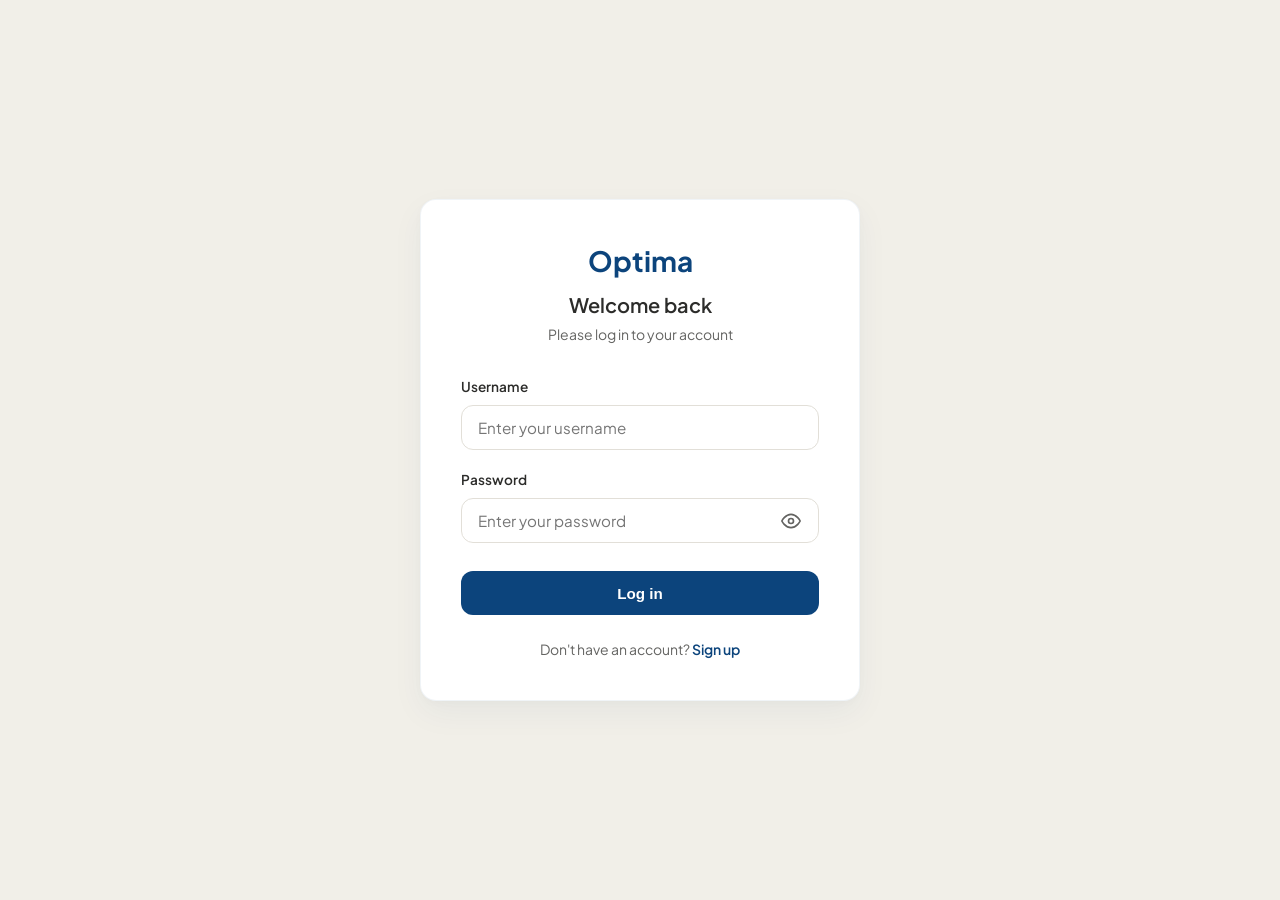
<file: frontend/learn.html>
<!DOCTYPE html>
<html lang="en">
<head>
    <meta charset="UTF-8">
    <meta name="viewport" content="width=device-width, initial-scale=1.0">
    <title>Learn — Optima</title>
    <link rel="preconnect" href="https://fonts.googleapis.com">
    <link rel="preconnect" href="https://fonts.gstatic.com" crossorigin>
    <link href="https://fonts.googleapis.com/css2?family=Plus+Jakarta+Sans:wght@400;500;600;700&display=swap" rel="stylesheet">
    <link rel="stylesheet" href="css/style.css">
    <link rel="stylesheet" href="css/dashboard.css">
    <link rel="stylesheet" href="css/feature-pages.css">
</head>
<body class="dashboard-page">

    <!-- Sidebar -->
    <aside class="sidebar">
        <a href="dashboard.html" class="sidebar-brand"><span>Optima</span></a>
        <nav style="flex-grow:1;">
            <ul class="sidebar-menu">
                <li><a href="dashboard.html" class="sidebar-link">
                    <svg viewBox="0 0 24 24"><rect x="3" y="3" width="7" height="9" rx="1"/><rect x="14" y="3" width="7" height="5" rx="1"/><rect x="14" y="12" width="7" height="9" rx="1"/><rect x="3" y="16" width="7" height="5" rx="1"/></svg>
                    <span>Dashboard</span></a></li>
                <li><a href="ide.html" class="sidebar-link">
                    <svg viewBox="0 0 24 24"><polyline points="16 18 22 12 16 6"/><polyline points="8 6 2 12 8 18"/></svg>
                    <span>IDE / Workspace</span></a></li>
                <li><a href="abtest.html" class="sidebar-link">
                    <svg viewBox="0 0 24 24"><path d="M16 3h5v5"/><path d="M4 20L21 3"/><path d="M21 16v5h-5"/><path d="M15 15l6 6"/><path d="M4 4l5 5"/></svg>
                    <span>A-B Tests</span></a></li>
                <li><a href="learn.html" class="sidebar-link active">
                    <svg viewBox="0 0 24 24"><path d="M2 3h6a4 4 0 0 1 4 4v14a3 3 0 0 0-3-3H2z"/><path d="M22 3h-6a4 4 0 0 0-4 4v14a3 3 0 0 1 3-3h7z"/></svg>
                    <span>Learn</span></a></li>
                <li><a href="patterns.html" class="sidebar-link">
                    <svg viewBox="0 0 24 24"><circle cx="12" cy="12" r="3"/><path d="M19.07 4.93a10 10 0 0 1 0 14.14"/><path d="M4.93 4.93a10 10 0 0 0 0 14.14"/></svg>
                    <span>Patterns</span></a></li>
                <li><a href="questions.html" class="sidebar-link">
                    <svg viewBox="0 0 24 24"><circle cx="12" cy="12" r="10"/><path d="M9.09 9a3 3 0 0 1 5.83 1c0 2-3 3-3 3"/><line x1="12" y1="17" x2="12.01" y2="17"/></svg>
                    <span>Interview Prep</span></a></li>
                <li><a href="debug.html" class="sidebar-link">
                    <svg viewBox="0 0 24 24"><path d="M12 22c5.523 0 10-4.477 10-10S17.523 2 12 2 2 6.477 2 12s4.477 10 10 10z"/><path d="m9 12 2 2 4-4"/></svg>
                    <span>Debug Assistant</span></a></li>
            </ul>
        </nav>
        <div class="sidebar-footer">
            <button id="logout-btn" class="logout-btn">
                <svg viewBox="0 0 24 24"><path d="M9 21H5a2 2 0 0 1-2-2V5a2 2 0 0 1 2-2h4"/><polyline points="16 17 21 12 16 7"/><line x1="21" y1="12" x2="9" y2="12"/></svg>
                <span>Log Out</span>
            </button>
        </div>
    </aside>

    <!-- Main Content -->
    <main class="main-content">

        <!-- Header -->
        <header class="page-header">
            <div class="page-header-text">
                <h1>Learn</h1>
                <p>Track your progress across 16 core algorithm topics. Update your status as you master each one.</p>
            </div>
            <div class="user-profile">
                <div class="avatar" id="user-avatar">D</div>
                <div class="user-info">
                    <span class="user-name" id="user-username">Developer</span>
                    <span class="user-role">Developer</span>
                </div>
            </div>
        </header>

        <!-- Progress Summary -->
        <div id="progress-summary" style="display:none;" class="feature-card" style="padding:1.25rem 1.75rem;">
            <div style="display:flex; gap:2rem; flex-wrap:wrap;">
                <div style="text-align:center;">
                    <div style="font-size:1.75rem; font-weight:700; color:var(--color-success);" id="stat-mastered">0</div>
                    <div style="font-size:0.75rem; font-weight:600; color:var(--color-text-muted); text-transform:uppercase; letter-spacing:0.04em;">Mastered</div>
                </div>
                <div style="text-align:center;">
                    <div style="font-size:1.75rem; font-weight:700; color:#C08000;" id="stat-in-progress">0</div>
                    <div style="font-size:0.75rem; font-weight:600; color:var(--color-text-muted); text-transform:uppercase; letter-spacing:0.04em;">In Progress</div>
                </div>
                <div style="text-align:center;">
                    <div style="font-size:1.75rem; font-weight:700; color:var(--color-text-muted);" id="stat-not-started">0</div>
                    <div style="font-size:0.75rem; font-weight:600; color:var(--color-text-muted); text-transform:uppercase; letter-spacing:0.04em;">Not Started</div>
                </div>
            </div>
        </div>

        <!-- Topics Grid -->
        <section class="feature-card">
            <div class="feature-card-title">
                <svg viewBox="0 0 24 24"><path d="M2 3h6a4 4 0 0 1 4 4v14a3 3 0 0 0-3-3H2z"/><path d="M22 3h-6a4 4 0 0 0-4 4v14a3 3 0 0 1 3-3h7z"/></svg>
                Algorithm Topics
            </div>
            <div id="topics-container">
                <div class="state-loading">
                    <div class="spinner"></div>
                    <span>Loading topics...</span>
                </div>
            </div>
        </section>

    </main>

    <script src="js/api.js"></script>
    <script src="js/learn.js"></script>
</body>
</html>
</file>
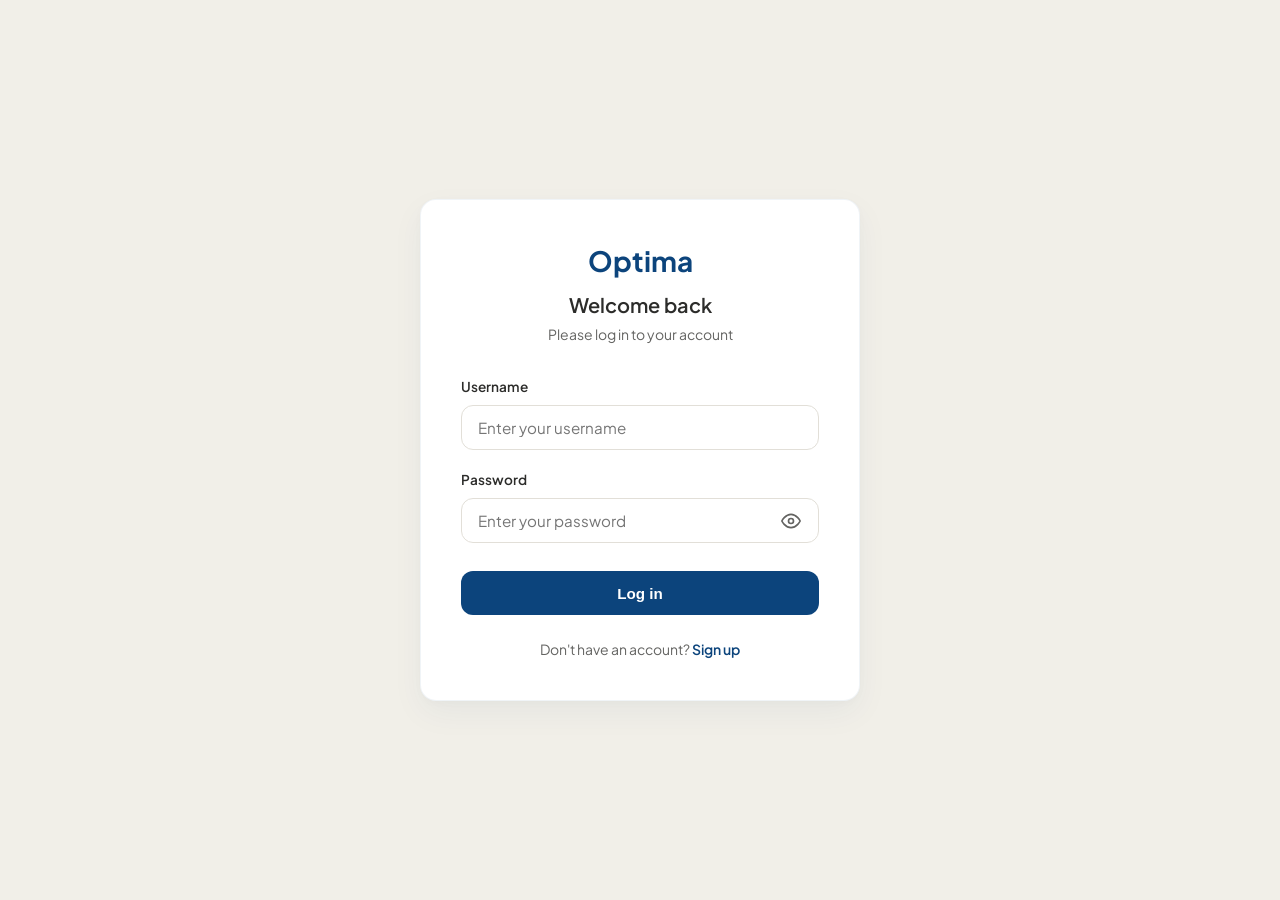
<file: frontend/login.html>
<!DOCTYPE html>
<html lang="en">
<head>
    <meta charset="UTF-8">
    <meta name="viewport" content="width=device-width, initial-scale=1.0">
    <title>Log In - Optima</title>
    <!-- Favicon -->
    <link rel="icon" type="image/svg+xml" href="data:image/svg+xml,<svg xmlns=%22http://www.w3.org/2000/svg%22 viewBox=%220 0 100 100%22><rect width=%22100%22 height=%22100%22 rx=%2220%22 fill=%22%230C447C%22/><path d=%22M30 70 L50 35 L70 70 Z%22 fill=%22%231D9E75%22/><path d=%22M45 45 L50 35 L55 45 Z%22 fill=%22%237F77DD%22/></svg>">
    <!-- Google Fonts -->
    <link rel="preconnect" href="https://fonts.googleapis.com">
    <link rel="preconnect" href="https://fonts.gstatic.com" crossorigin>
    <link href="https://fonts.googleapis.com/css2?family=Plus+Jakarta+Sans:wght@400;500;600;700&display=swap" rel="stylesheet">
    <!-- Main Stylesheet -->
    <link rel="stylesheet" href="css/style.css">
</head>
<body>

    <main class="auth-container">
        <!-- Header -->
        <header class="auth-header">
            <div class="auth-brand">
                <span>Optima</span>
            </div>
            <h1 class="auth-title">Welcome back</h1>
            <p class="auth-subtitle">Please log in to your account</p>
        </header>

        <!-- Form -->
        <form id="login-form" novalidate autocomplete="off">
            <!-- Username Field -->
            <div class="form-group">
                <label for="username" class="form-label">Username</label>
                <div class="input-wrapper">
                    <input 
                        type="text" 
                        id="username" 
                        name="username" 
                        class="form-input" 
                        placeholder="Enter your username" 
                        required
                    >
                </div>
                <div id="username-feedback" class="form-feedback"></div>
            </div>

            <!-- Password Field -->
            <div class="form-group">
                <label for="password" class="form-label">Password</label>
                <div class="input-wrapper">
                    <input 
                        type="password" 
                        id="password" 
                        name="password" 
                        class="form-input form-input-password" 
                        placeholder="Enter your password" 
                        required
                    >
                    <button type="button" class="toggle-password" aria-label="Toggle password visibility">
                        <svg class="eye-icon" viewBox="0 0 24 24" fill="none" stroke="currentColor" stroke-width="2" stroke-linecap="round" stroke-linejoin="round">
                            <g class="eye-show">
                                <path d="M1 12s4-8 11-8 11 8 11 8-4 8-11 8-11-8-11-8z"></path>
                                <circle cx="12" cy="12" r="3"></circle>
                            </g>
                            <g class="eye-hide" style="display: none;">
                                <path d="M17.94 17.94A10.07 10.07 0 0 1 12 20c-7 0-11-8-11-8a18.45 18.45 0 0 1 5.06-5.94M9.9 4.24A9.12 9.12 0 0 1 12 4c7 0 11 8 11 8a18.5 18.5 0 0 1-2.16 3.19m-6.72-1.07a3 3 0 1 1-4.24-4.24"></path>
                                <line x1="1" y1="1" x2="23" y2="23"></line>
                            </g>
                        </svg>
                    </button>
                </div>
                <div id="password-feedback" class="form-feedback"></div>
            </div>

            <!-- Submit Button -->
            <button type="submit" id="submit-btn" class="btn-primary">
                Log in
            </button>
        </form>

        <!-- Footer -->
        <footer class="auth-footer">
            Don't have an account? 
            <a href="signup.html" class="auth-link">Sign up</a>
        </footer>
    </main>

    <!-- Centralized API Client + Auth Logic -->
    <script src="js/api.js"></script>
    <script src="js/auth.js"></script>
</body>
</html>
</file>
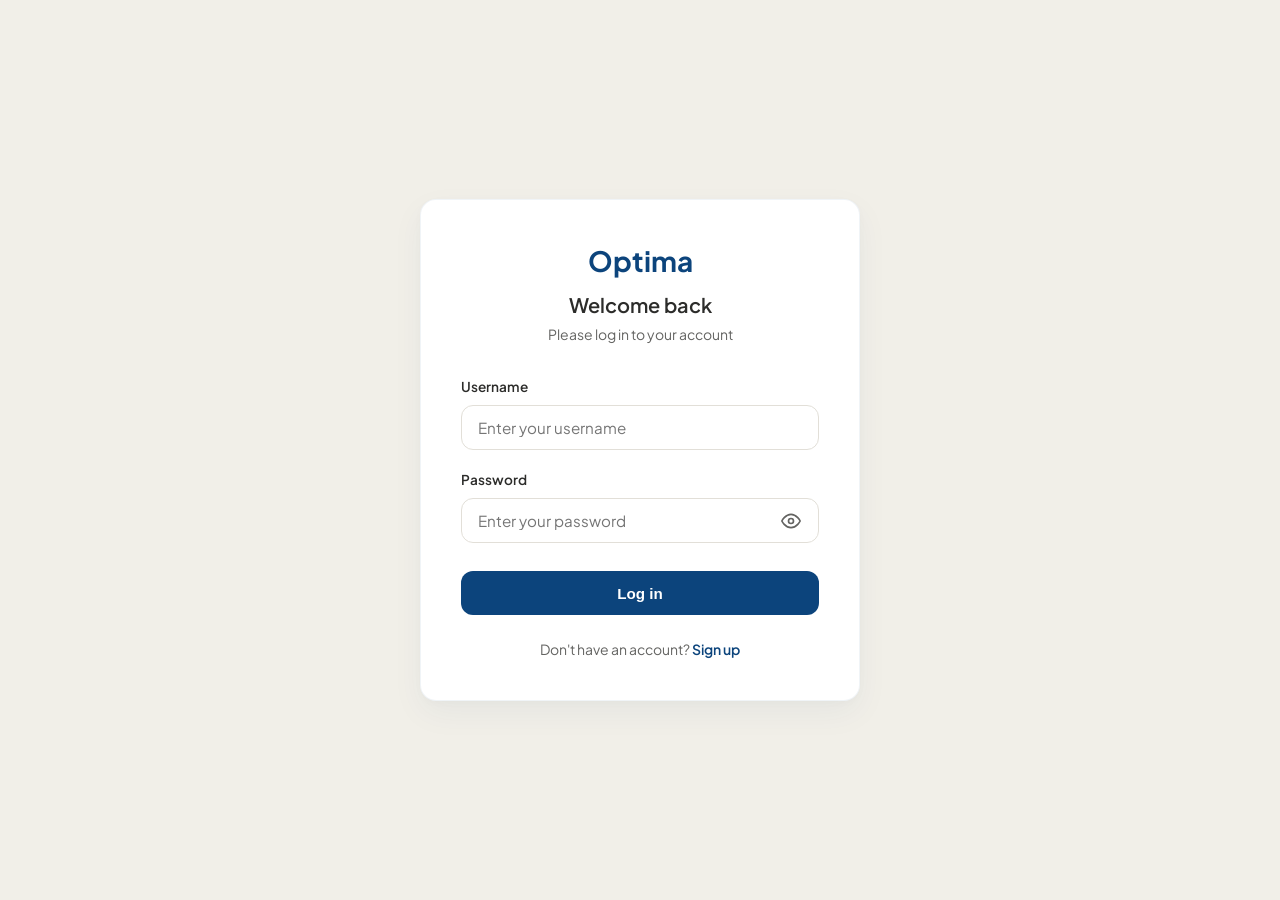
<file: frontend/patterns.html>
<!DOCTYPE html>
<html lang="en">
<head>
    <meta charset="UTF-8">
    <meta name="viewport" content="width=device-width, initial-scale=1.0">
    <title>Patterns — Optima</title>
    <link rel="preconnect" href="https://fonts.googleapis.com">
    <link rel="preconnect" href="https://fonts.gstatic.com" crossorigin>
    <link href="https://fonts.googleapis.com/css2?family=Plus+Jakarta+Sans:wght@400;500;600;700&display=swap" rel="stylesheet">
    <link rel="stylesheet" href="css/style.css">
    <link rel="stylesheet" href="css/dashboard.css">
    <link rel="stylesheet" href="css/feature-pages.css">
</head>
<body class="dashboard-page">

    <!-- Sidebar -->
    <aside class="sidebar">
        <a href="dashboard.html" class="sidebar-brand"><span>Optima</span></a>
        <nav style="flex-grow:1;">
            <ul class="sidebar-menu">
                <li><a href="dashboard.html" class="sidebar-link">
                    <svg viewBox="0 0 24 24"><rect x="3" y="3" width="7" height="9" rx="1"/><rect x="14" y="3" width="7" height="5" rx="1"/><rect x="14" y="12" width="7" height="9" rx="1"/><rect x="3" y="16" width="7" height="5" rx="1"/></svg>
                    <span>Dashboard</span></a></li>
                <li><a href="ide.html" class="sidebar-link">
                    <svg viewBox="0 0 24 24"><polyline points="16 18 22 12 16 6"/><polyline points="8 6 2 12 8 18"/></svg>
                    <span>IDE / Workspace</span></a></li>
                <li><a href="abtest.html" class="sidebar-link">
                    <svg viewBox="0 0 24 24"><path d="M16 3h5v5"/><path d="M4 20L21 3"/><path d="M21 16v5h-5"/><path d="M15 15l6 6"/><path d="M4 4l5 5"/></svg>
                    <span>A-B Tests</span></a></li>
                <li><a href="learn.html" class="sidebar-link">
                    <svg viewBox="0 0 24 24"><path d="M2 3h6a4 4 0 0 1 4 4v14a3 3 0 0 0-3-3H2z"/><path d="M22 3h-6a4 4 0 0 0-4 4v14a3 3 0 0 1 3-3h7z"/></svg>
                    <span>Learn</span></a></li>
                <li><a href="patterns.html" class="sidebar-link active">
                    <svg viewBox="0 0 24 24"><circle cx="12" cy="12" r="3"/><path d="M19.07 4.93a10 10 0 0 1 0 14.14"/><path d="M4.93 4.93a10 10 0 0 0 0 14.14"/></svg>
                    <span>Patterns</span></a></li>
                <li><a href="questions.html" class="sidebar-link">
                    <svg viewBox="0 0 24 24"><circle cx="12" cy="12" r="10"/><path d="M9.09 9a3 3 0 0 1 5.83 1c0 2-3 3-3 3"/><line x1="12" y1="17" x2="12.01" y2="17"/></svg>
                    <span>Interview Prep</span></a></li>
                <li><a href="debug.html" class="sidebar-link">
                    <svg viewBox="0 0 24 24"><path d="M12 22c5.523 0 10-4.477 10-10S17.523 2 12 2 2 6.477 2 12s4.477 10 10 10z"/><path d="m9 12 2 2 4-4"/></svg>
                    <span>Debug Assistant</span></a></li>
            </ul>
        </nav>
        <div class="sidebar-footer">
            <button id="logout-btn" class="logout-btn">
                <svg viewBox="0 0 24 24"><path d="M9 21H5a2 2 0 0 1-2-2V5a2 2 0 0 1 2-2h4"/><polyline points="16 17 21 12 16 7"/><line x1="21" y1="12" x2="9" y2="12"/></svg>
                <span>Log Out</span>
            </button>
        </div>
    </aside>

    <!-- Main Content -->
    <main class="main-content">

        <header class="page-header">
            <div class="page-header-text">
                <h1>Patterns</h1>
                <p>Explore algorithm patterns detected across your submissions and identify your weak areas.</p>
            </div>
            <div class="user-profile">
                <div class="avatar" id="user-avatar">D</div>
                <div class="user-info">
                    <span class="user-name" id="user-username">Developer</span>
                    <span class="user-role">Developer</span>
                </div>
            </div>
        </header>

        <div class="feature-grid">

            <!-- Learned Patterns -->
            <section class="feature-card">
                <div class="feature-card-title">
                    <svg viewBox="0 0 24 24"><path d="M12 22s8-4 8-10V5l-8-3-8 3v7c0 6 8 10 8 10z"/></svg>
                    Learned Patterns
                </div>
                <p style="font-size:0.85rem; color:var(--color-text-muted); line-height:1.5; margin-bottom:0.5rem;">
                    Patterns consistently recognized in your submitted algorithms.
                </p>
                <div id="learned-container">
                    <div class="state-loading"><div class="spinner"></div><span>Loading...</span></div>
                </div>
            </section>

            <!-- Weak Areas -->
            <section class="feature-card">
                <div class="feature-card-title">
                    <svg viewBox="0 0 24 24"><path d="M10.29 3.86L1.82 18a2 2 0 0 0 1.71 3h16.94a2 2 0 0 0 1.71-3L13.71 3.86a2 2 0 0 0-3.42 0z"/><line x1="12" y1="9" x2="12" y2="13"/><line x1="12" y1="17" x2="12.01" y2="17"/></svg>
                    Weak Areas
                </div>
                <p style="font-size:0.85rem; color:var(--color-text-muted); line-height:1.5; margin-bottom:0.5rem;">
                    Complexity ranges where your code frequently falls outside optimal bounds.
                </p>
                <div id="weak-areas-container">
                    <div class="state-loading"><div class="spinner"></div><span>Loading...</span></div>
                </div>
            </section>

        </div>

        <!-- Submission Patterns Lookup -->
        <section class="feature-card">
            <div class="feature-card-title">
                <svg viewBox="0 0 24 24"><circle cx="11" cy="11" r="8"/><line x1="21" y1="21" x2="16.65" y2="16.65"/></svg>
                Lookup Patterns by Submission
            </div>
            <p style="font-size:0.85rem; color:var(--color-text-muted); line-height:1.5;">
                Paste a submission ID (visible in IDE after analysis) to inspect which patterns were detected.
            </p>
            <div class="fp-actions-row" style="margin-top:0.75rem;">
                <input type="number" id="submission-id-input" class="fp-input" style="max-width:220px;" placeholder="Submission ID e.g. 42" min="1">
                <button id="lookup-btn" class="btn-feature-secondary">
                    <svg viewBox="0 0 24 24"><circle cx="11" cy="11" r="8"/><line x1="21" y1="21" x2="16.65" y2="16.65"/></svg>
                    Lookup
                </button>
            </div>
            <div id="submission-patterns-result" style="margin-top:1rem;"></div>
        </section>

    </main>

    <script src="js/api.js"></script>
    <script src="js/pattern.js"></script>
</body>
</html>
</file>
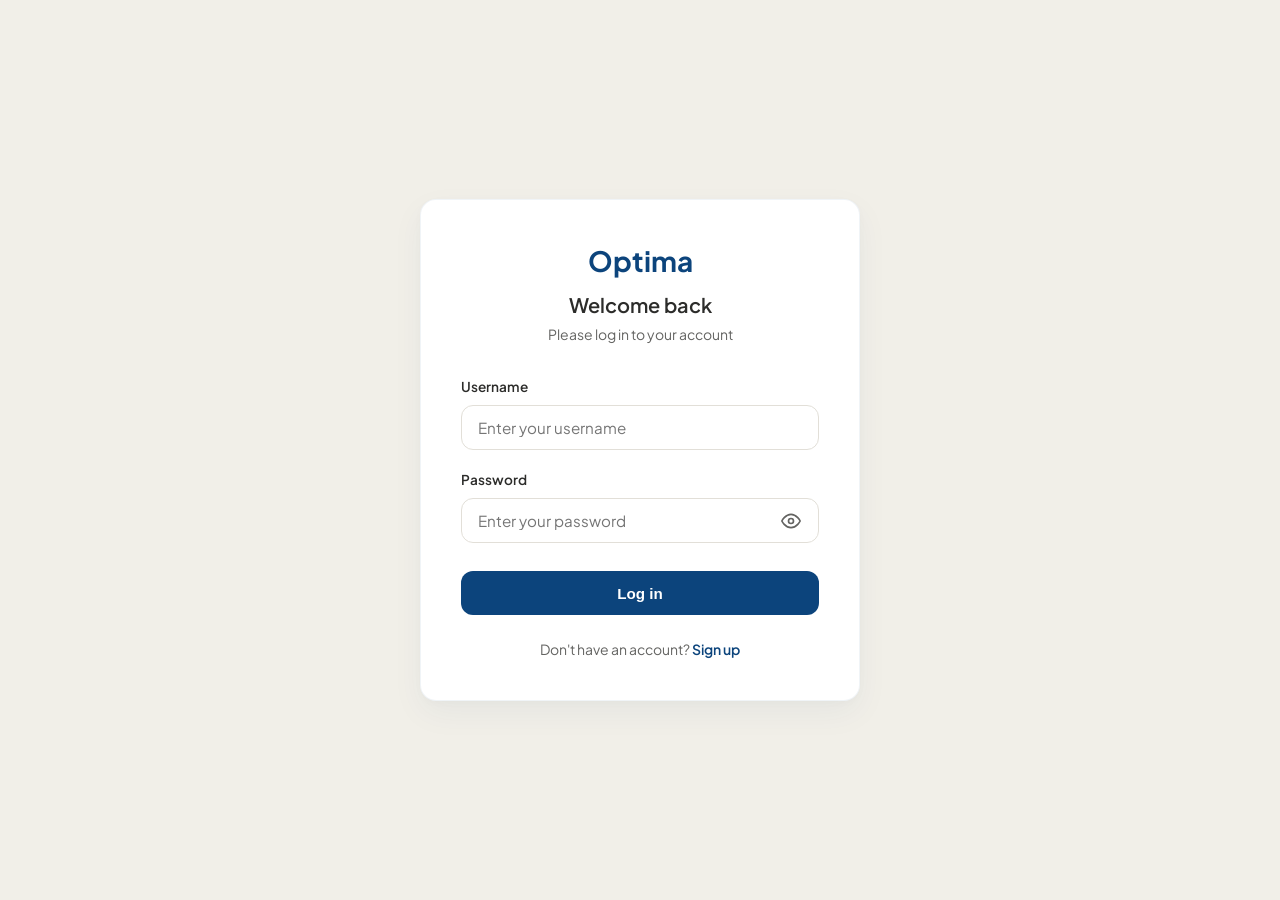
<file: frontend/questions.html>
<!DOCTYPE html>
<html lang="en">
<head>
    <meta charset="UTF-8">
    <meta name="viewport" content="width=device-width, initial-scale=1.0">
    <title>Interview Prep — Optima</title>
    <link rel="preconnect" href="https://fonts.googleapis.com">
    <link rel="preconnect" href="https://fonts.gstatic.com" crossorigin>
    <link href="https://fonts.googleapis.com/css2?family=Plus+Jakarta+Sans:wght@400;500;600;700&display=swap" rel="stylesheet">
    <link rel="stylesheet" href="css/style.css">
    <link rel="stylesheet" href="css/dashboard.css">
    <link rel="stylesheet" href="css/feature-pages.css">
</head>
<body class="dashboard-page">

    <!-- Sidebar -->
    <aside class="sidebar">
        <a href="dashboard.html" class="sidebar-brand"><span>Optima</span></a>
        <nav style="flex-grow:1;">
            <ul class="sidebar-menu">
                <li><a href="dashboard.html" class="sidebar-link">
                    <svg viewBox="0 0 24 24"><rect x="3" y="3" width="7" height="9" rx="1"/><rect x="14" y="3" width="7" height="5" rx="1"/><rect x="14" y="12" width="7" height="9" rx="1"/><rect x="3" y="16" width="7" height="5" rx="1"/></svg>
                    <span>Dashboard</span></a></li>
                <li><a href="ide.html" class="sidebar-link">
                    <svg viewBox="0 0 24 24"><polyline points="16 18 22 12 16 6"/><polyline points="8 6 2 12 8 18"/></svg>
                    <span>IDE / Workspace</span></a></li>
                <li><a href="abtest.html" class="sidebar-link">
                    <svg viewBox="0 0 24 24"><path d="M16 3h5v5"/><path d="M4 20L21 3"/><path d="M21 16v5h-5"/><path d="M15 15l6 6"/><path d="M4 4l5 5"/></svg>
                    <span>A-B Tests</span></a></li>
                <li><a href="learn.html" class="sidebar-link">
                    <svg viewBox="0 0 24 24"><path d="M2 3h6a4 4 0 0 1 4 4v14a3 3 0 0 0-3-3H2z"/><path d="M22 3h-6a4 4 0 0 0-4 4v14a3 3 0 0 1 3-3h7z"/></svg>
                    <span>Learn</span></a></li>
                <li><a href="patterns.html" class="sidebar-link">
                    <svg viewBox="0 0 24 24"><circle cx="12" cy="12" r="3"/><path d="M19.07 4.93a10 10 0 0 1 0 14.14"/><path d="M4.93 4.93a10 10 0 0 0 0 14.14"/></svg>
                    <span>Patterns</span></a></li>
                <li><a href="questions.html" class="sidebar-link active">
                    <svg viewBox="0 0 24 24"><circle cx="12" cy="12" r="10"/><path d="M9.09 9a3 3 0 0 1 5.83 1c0 2-3 3-3 3"/><line x1="12" y1="17" x2="12.01" y2="17"/></svg>
                    <span>Interview Prep</span></a></li>
                <li><a href="debug.html" class="sidebar-link">
                    <svg viewBox="0 0 24 24"><path d="M12 22c5.523 0 10-4.477 10-10S17.523 2 12 2 2 6.477 2 12s4.477 10 10 10z"/><path d="m9 12 2 2 4-4"/></svg>
                    <span>Debug Assistant</span></a></li>
            </ul>
        </nav>
        <div class="sidebar-footer">
            <button id="logout-btn" class="logout-btn">
                <svg viewBox="0 0 24 24"><path d="M9 21H5a2 2 0 0 1-2-2V5a2 2 0 0 1 2-2h4"/><polyline points="16 17 21 12 16 7"/><line x1="21" y1="12" x2="9" y2="12"/></svg>
                <span>Log Out</span>
            </button>
        </div>
    </aside>

    <!-- Main Content -->
    <main class="main-content">

        <header class="page-header">
            <div class="page-header-text">
                <h1>Interview Prep</h1>
                <p>Generate AI-powered interview questions from your submissions. Answer and get automated AI grading.</p>
            </div>
            <div class="user-profile">
                <div class="avatar" id="user-avatar">D</div>
                <div class="user-info">
                    <span class="user-name" id="user-username">Developer</span>
                    <span class="user-role">Developer</span>
                </div>
            </div>
        </header>

        <div class="feature-grid sidebar-right">

            <!-- Left: Generate + Q&A -->
            <div style="display:flex; flex-direction:column; gap:1.5rem;">

                <!-- Generate panel -->
                <section class="feature-card">
                    <div class="feature-card-title">
                        <svg viewBox="0 0 24 24"><path d="M12 20h9"/><path d="M16.5 3.5a2.121 2.121 0 0 1 3 3L7 19l-4 1 1-4L16.5 3.5z"/></svg>
                        Generate Questions
                    </div>
                    <p style="font-size:0.85rem; color:var(--color-text-muted); line-height:1.5;">
                        Enter the ID of a submitted algorithm to generate interview-style questions about your implementation.
                    </p>
                    <div class="fp-actions-row" style="margin-top:0.25rem;">
                        <div class="fp-field-group" style="flex:1; max-width:240px;">
                            <label class="fp-label" for="gen-submission-id">Submission ID</label>
                            <input type="number" id="gen-submission-id" class="fp-input" placeholder="e.g. 42" min="1">
                        </div>
                        <div style="align-self:flex-end;">
                            <button id="generate-btn" class="btn-feature-primary">
                                <svg viewBox="0 0 24 24"><path d="M12 20h9"/><path d="M16.5 3.5a2.121 2.121 0 0 1 3 3L7 19l-4 1 1-4L16.5 3.5z"/></svg>
                                Generate
                            </button>
                        </div>
                    </div>
                    <div id="gen-status" style="display:none;"></div>
                </section>

                <!-- Questions list (rendered after generate) -->
                <div id="questions-list-container"></div>

            </div>

            <!-- Right: Lookup existing questions -->
            <section class="feature-card">
                <div class="feature-card-title">
                    <svg viewBox="0 0 24 24"><path d="M12 8v4l3 3"/><circle cx="12" cy="12" r="10"/></svg>
                    Load Existing Questions
                </div>
                <p style="font-size:0.85rem; color:var(--color-text-muted); line-height:1.5;">
                    Load previously generated questions for a submission to continue practicing.
                </p>
                <div class="fp-field-group" style="margin-top:0.75rem;">
                    <label class="fp-label" for="load-submission-id">Submission ID</label>
                    <input type="number" id="load-submission-id" class="fp-input" placeholder="e.g. 42" min="1">
                </div>
                <button id="load-btn" class="btn-feature-secondary" style="margin-top:0.5rem;">
                    Load Questions
                </button>
                <div id="load-status" style="margin-top:0.75rem; display:none;"></div>
            </section>

        </div>
    </main>

    <script src="js/api.js"></script>
    <script src="js/questions.js"></script>
</body>
</html>
</file>
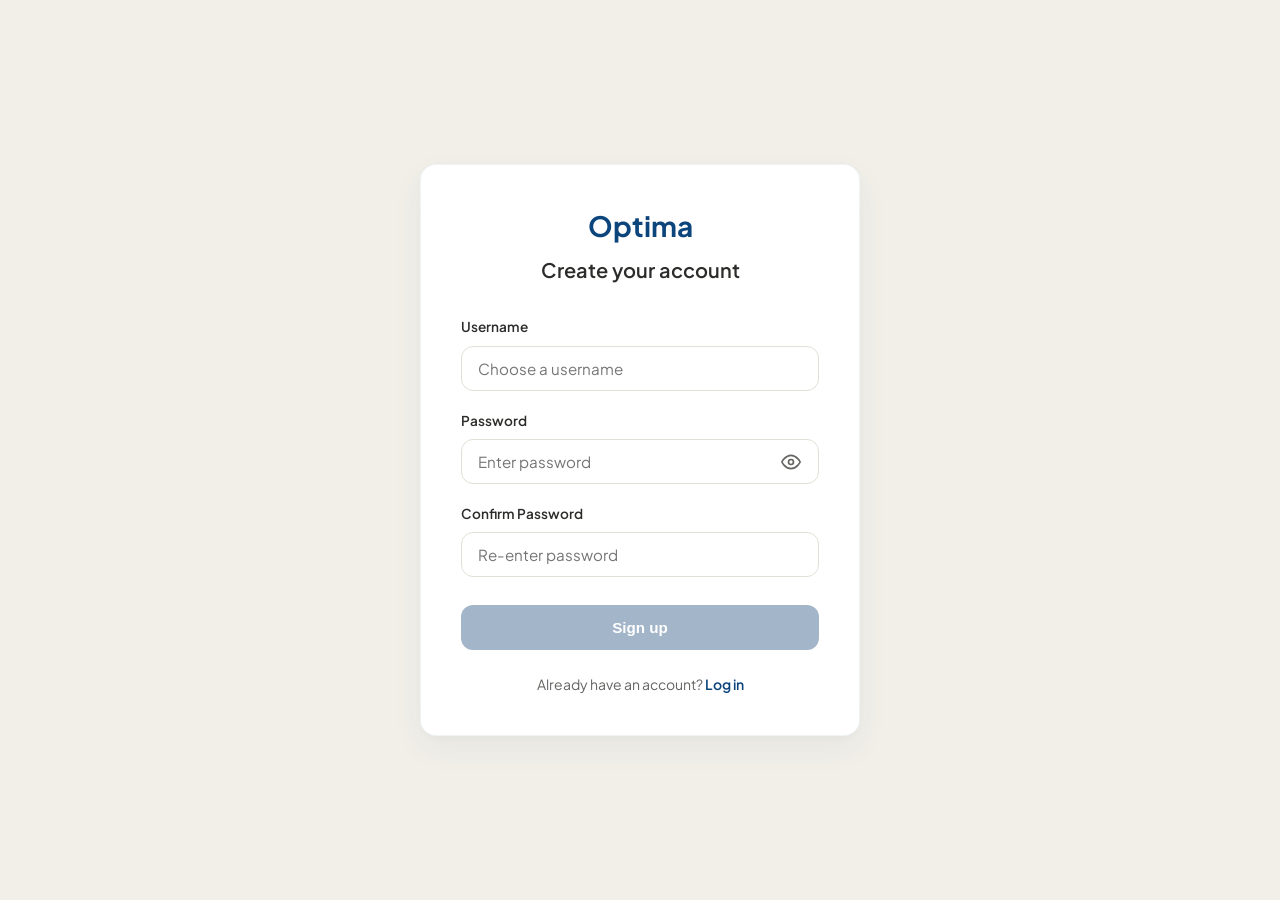
<file: frontend/signup.html>
<!DOCTYPE html>
<html lang="en">
<head>
    <meta charset="UTF-8">
    <meta name="viewport" content="width=device-width, initial-scale=1.0">
    <title>Sign Up - Optima</title>
    <!-- Favicon -->
    <link rel="icon" type="image/svg+xml" href="data:image/svg+xml,<svg xmlns=%22http://www.w3.org/2000/svg%22 viewBox=%220 0 100 100%22><rect width=%22100%22 height=%22100%22 rx=%2220%22 fill=%22%230C447C%22/><path d=%22M30 70 L50 35 L70 70 Z%22 fill=%22%231D9E75%22/><path d=%22M45 45 L50 35 L55 45 Z%22 fill=%22%237F77DD%22/></svg>">
    <!-- Google Fonts -->
    <link rel="preconnect" href="https://fonts.googleapis.com">
    <link rel="preconnect" href="https://fonts.gstatic.com" crossorigin>
    <link href="https://fonts.googleapis.com/css2?family=Plus+Jakarta+Sans:wght@400;500;600;700&display=swap" rel="stylesheet">
    <!-- Main Stylesheet -->
    <link rel="stylesheet" href="css/style.css">
</head>
<body>

    <main class="auth-container">
        <!-- Header -->
        <header class="auth-header">
            <div class="auth-brand">
                <span>Optima</span>
            </div>
            <h1 class="auth-title">Create your account</h1>
            <!-- <p class="auth-subtitle">Optimizing your development workflows</p> -->
        </header>

        <!-- Form -->
        <form id="signup-form" novalidate autocomplete="off">
            <!-- Username Field -->
            <div class="form-group">
                <label for="username" class="form-label">Username</label>
                <div class="input-wrapper">
                    <input 
                        type="text" 
                        id="username" 
                        name="username" 
                        class="form-input" 
                        placeholder="Choose a username" 
                        required
                        minlength="3"
                        maxlength="20"
                    >
                </div>
                <div id="username-feedback" class="form-feedback"></div>
            </div>

            <!-- Password Field -->
            <div class="form-group">
                <label for="password" class="form-label">Password</label>
                <div class="input-wrapper">
                    <input 
                        type="password" 
                        id="password" 
                        name="password" 
                        class="form-input form-input-password" 
                        placeholder="Enter password" 
                        required
                    >
                    <button type="button" class="toggle-password" aria-label="Toggle password visibility">
                        <svg class="eye-icon" viewBox="0 0 24 24" fill="none" stroke="currentColor" stroke-width="2" stroke-linecap="round" stroke-linejoin="round">
                            <g class="eye-show">
                                <path d="M1 12s4-8 11-8 11 8 11 8-4 8-11 8-11-8-11-8z"></path>
                                <circle cx="12" cy="12" r="3"></circle>
                            </g>
                            <g class="eye-hide" style="display: none;">
                                <path d="M17.94 17.94A10.07 10.07 0 0 1 12 20c-7 0-11-8-11-8a18.45 18.45 0 0 1 5.06-5.94M9.9 4.24A9.12 9.12 0 0 1 12 4c7 0 11 8 11 8a18.5 18.5 0 0 1-2.16 3.19m-6.72-1.07a3 3 0 1 1-4.24-4.24"></path>
                                <line x1="1" y1="1" x2="23" y2="23"></line>
                            </g>
                        </svg>
                    </button>
                </div>
                <div id="password-feedback" class="form-feedback"></div>
            </div>

            <!-- Confirm Password Field -->
            <div class="form-group">
                <label for="confirm-password" class="form-label">Confirm Password</label>
                <div class="input-wrapper">
                    <input 
                        type="password" 
                        id="confirm-password" 
                        name="confirm-password" 
                        class="form-input form-input-password" 
                        placeholder="Re-enter password" 
                        required
                    >
                </div>
                <div id="confirm-password-feedback" class="form-feedback"></div>
            </div>

            <!-- Submit Button -->
            <button type="submit" id="submit-btn" class="btn-primary" disabled>
                Sign up
            </button>
        </form>

        <!-- Footer -->
        <footer class="auth-footer">
            Already have an account? 
            <a href="login.html" class="auth-link">Log in</a>
        </footer>
    </main>

    <!-- Centralized API Client + Auth Logic -->
    <script src="js/api.js"></script>
    <script src="js/auth.js"></script>
</body>
</html>
</file>
<file: frontend/css/style.css>
@import url('https://fonts.googleapis.com/css2?family=Plus+Jakarta+Sans:wght@400;500;600;700&display=swap');

:root {
    /* Color Palette */
    --color-primary: #0C447C;       /* Deep blue: Header, primary buttons, links */
    --color-success: #1D9E75;       /* Emerald: Success, optimized complexity */
    --color-warning: #D85A30;       /* Rust: Warning, bad complexity, errors */
    --color-accent: #7F77DD;        /* Purple-blue: Badges, highlights, focus */
    --color-text: #2C2C2A;          /* Near black: Body text, text inputs */
    --color-text-muted: #646462;    /* Slate gray for secondary details */
    --color-bg: #F1EFE8;            /* Warm cream/gray: Page background */
    --color-card-bg: #FFFFFF;       /* Pure white: Card background */
    
    /* Layout & Spacing */
    --border-radius-sm: 8px;
    --border-radius-md: 12px;
    --border-radius-lg: 16px;
    --transition-smooth: all 0.25s cubic-bezier(0.4, 0, 0.2, 1);
}

/* Global resets */
*, *::before, *::after {
    margin: 0;
    padding: 0;
    box-sizing: border-box;
}

body {
    font-family: 'Plus Jakarta Sans', -apple-system, BlinkMacSystemFont, "Segoe UI", Roboto, Helvetica, Arial, sans-serif;
    background-color: var(--color-bg);
    color: var(--color-text);
    min-height: 100vh;
    display: flex;
    align-items: center;
    justify-content: center;
    padding: 1.5rem;
    line-height: 1.5;
}

/* Auth Card layout */
.auth-container {
    background-color: var(--color-card-bg);
    border-radius: var(--border-radius-lg);
    box-shadow: 0 12px 32px rgba(12, 68, 124, 0.05), 0 2px 8px rgba(44, 44, 42, 0.02);
    width: 100%;
    max-width: 440px;
    padding: 2.5rem;
    border: 1px solid rgba(12, 68, 124, 0.06);
    position: relative;
    overflow: hidden;
}

/* Decorative background accent blob for visual appeal */
.auth-container::before {
    content: '';
    position: absolute;
    top: 0;
    left: 0;
    width: 100%;
    height: 4px;
}

.auth-header {
    text-align: center;
    margin-bottom: 2rem;
}

.auth-brand {
    font-size: 1.75rem;
    font-weight: 700;
    color: var(--color-primary);
    display: inline-flex;
    align-items: center;
    gap: 0.5rem;
    margin-bottom: 0.5rem;
}

.auth-brand svg {
    width: 28px;
    height: 28px;
    fill: currentColor;
}

.auth-title {
    font-size: 1.25rem;
    font-weight: 600;
    color: var(--color-text);
    margin-bottom: 0.25rem;
}

.auth-subtitle {
    font-size: 0.875rem;
    color: var(--color-text-muted);
}

/* Forms and fields styling */
.form-group {
    margin-bottom: 1.25rem;
    position: relative;
}

.form-label {
    display: block;
    font-size: 0.85rem;
    font-weight: 600;
    color: var(--color-text);
    margin-bottom: 0.5rem;
}

.input-wrapper {
    position: relative;
    display: flex;
    align-items: center;
}

.form-input {
    width: 100%;
    padding: 0.75rem 1rem;
    font-size: 0.95rem;
    font-family: inherit;
    color: var(--color-text);
    background-color: var(--color-card-bg);
    border: 1.5px solid #E2DFD8;
    border-radius: var(--border-radius-md);
    outline: none;
    transition: var(--transition-smooth);
}

.form-input-password {
    padding-right: 2.75rem;
}

.toggle-password {
    position: absolute;
    right: 12px;
    background: none;
    border: none;
    cursor: pointer;
    padding: 6px;
    display: flex;
    align-items: center;
    color: var(--color-text-muted);
    transition: var(--transition-smooth);
    border-radius: 50%;
}

.toggle-password:hover {
    color: var(--color-primary);
    background-color: rgba(12, 68, 124, 0.08);
}

.toggle-password svg {
    width: 20px;
    height: 20px;
    stroke: currentColor;
}

/* Input states styling */
.form-input:hover {
    border-color: #C5C2BA;
}

.form-input:focus {
    border-color: var(--color-accent);
    box-shadow: 0 0 0 4px rgba(127, 119, 221, 0.15);
}

/* Validation classes */
.form-input.is-valid {
    border-color: var(--color-success);
}

.form-input.is-valid:focus {
    box-shadow: 0 0 0 4px rgba(29, 158, 117, 0.15);
}

.form-input.is-invalid {
    border-color: var(--color-warning);
}

.form-input.is-invalid:focus {
    box-shadow: 0 0 0 4px rgba(216, 90, 48, 0.15);
}

/* Helper & Feedback Text */
.form-feedback {
    font-size: 0.75rem;
    margin-top: 0.35rem;
    font-weight: 500;
    display: none;
}

.form-feedback.is-valid {
    color: var(--color-success);
    display: block;
}

.form-feedback.is-invalid {
    color: var(--color-warning);
    display: block;
}

/* Buttons */
.btn-primary {
    display: inline-flex;
    justify-content: center;
    align-items: center;
    width: 100%;
    padding: 0.85rem;
    background-color: var(--color-primary);
    color: var(--color-card-bg);
    border: none;
    border-radius: var(--border-radius-md);
    font-size: 0.95rem;
    font-weight: 600;
    cursor: pointer;
    transition: var(--transition-smooth);
    margin-top: 0.5rem;
}

.btn-primary:hover {
    background-color: #083460;
    transform: translateY(-1px);
    box-shadow: 0 4px 12px rgba(12, 68, 124, 0.2);
}

.btn-primary:active {
    transform: translateY(0);
    box-shadow: none;
}

.btn-primary:disabled {
    background-color: #A3B5C9;
    cursor: not-allowed;
    transform: none;
    box-shadow: none;
}

/* Footer / Switch link */
.auth-footer {
    text-align: center;
    margin-top: 1.5rem;
    font-size: 0.875rem;
    color: var(--color-text-muted);
}

.auth-link {
    color: var(--color-primary);
    text-decoration: none;
    font-weight: 600;
    transition: var(--transition-smooth);
}

.auth-link:hover {
    text-decoration: underline;
    color: var(--color-accent);
}

/* Tooltip/Password criteria (uses accent color #7F77DD for badges) */
.password-requirements {
    margin-top: 0.5rem;
    background-color: #F8F7FC;
    border: 1px solid rgba(127, 119, 221, 0.1);
    border-radius: var(--border-radius-sm);
    padding: 0.75rem;
    font-size: 0.75rem;
    color: var(--color-text-muted);
}

.requirements-title {
    font-weight: 600;
    color: var(--color-text);
    margin-bottom: 0.35rem;
    display: flex;
    align-items: center;
    gap: 0.25rem;
}

.requirement-item {
    display: flex;
    align-items: center;
    gap: 0.35rem;
    margin-top: 0.25rem;
}

.requirement-item.met {
    color: var(--color-success);
}

.requirement-item.unmet {
    color: var(--color-text-muted);
}

.badge-pattern {
    display: inline-block;
    padding: 0.15rem 0.4rem;
    background-color: #7F77DD;
    color: #FFFFFF;
    border-radius: 4px;
    font-size: 0.7rem;
    font-weight: 700;
    text-transform: uppercase;
}
</file>
<file: frontend/css/dashboard.css>
/* Dashboard Layout & Page overrides */
body.dashboard-page {
    display: flex;
    align-items: stretch;
    justify-content: flex-start;
    padding: 0;
    min-height: 100vh;
    background-color: var(--color-bg);
}

/* Sidebar Styles */
.sidebar {
    position: fixed;
    top: 0;
    left: 0;
    bottom: 0;
    width: 260px;
    background-color: #0A1C33; /* Ultra premium dark navy */
    color: #FFFFFF;
    display: flex;
    flex-direction: column;
    padding: 2rem 1.5rem;
    z-index: 100;
    border-right: 1px solid rgba(255, 255, 255, 0.05);
}

.sidebar-brand {
    display: flex;
    align-items: center;
    gap: 0.75rem;
    font-size: 1.5rem;
    font-weight: 700;
    color: #FFFFFF;
    margin-bottom: 3rem;
    text-decoration: none;
}

.sidebar-brand svg {
    width: 32px;
    height: 32px;
    fill: var(--color-success); /* Use emerald accent */
}

.sidebar-menu {
    list-style: none;
    display: flex;
    flex-direction: column;
    gap: 0.5rem;
    margin-bottom: auto;
}

.sidebar-link {
    display: flex;
    align-items: center;
    gap: 1rem;
    padding: 0.85rem 1rem;
    color: #A3B5C9;
    text-decoration: none;
    border-radius: var(--border-radius-sm);
    font-size: 0.95rem;
    font-weight: 500;
    transition: var(--transition-smooth);
}

.sidebar-link svg {
    width: 20px;
    height: 20px;
    stroke: currentColor;
    stroke-width: 2;
    fill: none;
}

.sidebar-link:hover {
    color: #FFFFFF;
    background-color: rgba(255, 255, 255, 0.05);
}

.sidebar-link.active {
    color: #FFFFFF;
    background-color: rgba(255, 255, 255, 0.1);
    font-weight: 600;
    box-shadow: inset 4px 0 0 var(--color-accent);
}

.sidebar-footer {
    border-top: 1px solid rgba(255, 255, 255, 0.1);
    padding-top: 1.5rem;
}

.logout-btn {
    display: flex;
    align-items: center;
    gap: 1rem;
    width: 100%;
    padding: 0.85rem 1rem;
    background: none;
    border: none;
    color: #FFA590; /* Soft red-orange tint */
    cursor: pointer;
    font-size: 0.95rem;
    font-weight: 500;
    border-radius: var(--border-radius-sm);
    text-align: left;
    transition: var(--transition-smooth);
}

.logout-btn svg {
    width: 20px;
    height: 20px;
    stroke: currentColor;
    stroke-width: 2;
    fill: none;
}

.logout-btn:hover {
    background-color: rgba(255, 165, 144, 0.1);
    color: #FF7E67;
}

/* Main Content Area */
.main-content {
    margin-left: 260px;
    width: calc(100% - 260px);
    padding: 2rem 2.5rem;
    display: flex;
    flex-direction: column;
    gap: 2rem;
    overflow-y: auto;
}

/* Top Bar Styling */
.top-bar {
    display: flex;
    justify-content: space-between;
    align-items: center;
    background-color: transparent;
    padding-bottom: 1rem;
    border-bottom: 1.5px solid rgba(12, 68, 124, 0.06);
}

.welcome-section h1 {
    font-size: 1.75rem;
    font-weight: 700;
    color: var(--color-primary);
    margin-bottom: 0.25rem;
}

.welcome-section p {
    font-size: 0.9rem;
    color: var(--color-text-muted);
}

.user-profile {
    display: flex;
    align-items: center;
    gap: 0.75rem;
    padding: 0.4rem 0.75rem;
    border-radius: var(--border-radius-md);
    background-color: #F8F7FC;
    border: 1.5px solid #E2DFD8;
    cursor: pointer;
    transition: var(--transition-smooth);
}

.user-profile:hover {
    background-color: #F1EFE8;
    border-color: #C5C2BA;
}

.avatar {
    width: 32px;
    height: 32px;
    border-radius: 50%;
    background-color: var(--color-primary);
    color: #FFFFFF;
    display: flex;
    align-items: center;
    justify-content: center;
    font-weight: 600;
    font-size: 0.85rem;
    border: none;
}

.user-info {
    display: flex;
    flex-direction: column;
    gap: 0.05rem;
}

.user-name {
    font-size: 0.85rem;
    font-weight: 600;
    color: var(--color-text);
    line-height: 1.2;
}

.user-role {
    font-size: 0.7rem;
    color: var(--color-text-muted);
    font-weight: 400;
    line-height: 1.1;
}

/* Stats Cards Grid */
.stats-grid {
    display: grid;
    grid-template-columns: repeat(4, 1fr);
    gap: 1.5rem;
}

@media (max-width: 1200px) {
    .stats-grid {
        grid-template-columns: repeat(2, 1fr);
    }
}

@media (max-width: 768px) {
    .stats-grid {
        grid-template-columns: 1fr;
    }
}

.stat-card {
    background-color: var(--color-card-bg);
    border-radius: var(--border-radius-lg);
    padding: 1.5rem;
    display: flex;
    align-items: center;
    justify-content: space-between;
    border: 1px solid rgba(12, 68, 124, 0.06);
    box-shadow: 0 4px 16px rgba(12, 68, 124, 0.02);
    transition: var(--transition-smooth);
}

.stat-card:hover {
    transform: translateY(-4px);
    box-shadow: 0 8px 24px rgba(12, 68, 124, 0.06);
}

.stat-info {
    display: flex;
    flex-direction: column;
    gap: 0.25rem;
}

.stat-title {
    font-size: 0.8rem;
    font-weight: 600;
    color: var(--color-text-muted);
    text-transform: uppercase;
    letter-spacing: 0.05em;
}

.stat-value {
    font-size: 1.75rem;
    font-weight: 700;
    color: var(--color-text);
    line-height: 1.2;
}

.stat-desc {
    font-size: 0.75rem;
    color: var(--color-success);
    font-weight: 500;
    display: flex;
    align-items: center;
    gap: 0.25rem;
}

.stat-desc.neutral {
    color: var(--color-text-muted);
}

.stat-desc.danger {
    color: var(--color-warning);
}

.stat-icon-wrapper {
    width: 48px;
    height: 48px;
    border-radius: var(--border-radius-md);
    background-color: rgba(12, 68, 124, 0.05);
    color: var(--color-primary);
    display: flex;
    align-items: center;
    justify-content: center;
    transition: var(--transition-smooth);
}



.stat-icon-wrapper svg {
    width: 24px;
    height: 24px;
    stroke: currentColor;
    stroke-width: 2;
    fill: none;
}

/* Dashboard Body Content Grid */
.dashboard-body-grid {
    display: grid;
    grid-template-columns: 2.2fr 1fr;
    gap: 1.5rem;
    align-items: start;
}

@media (max-width: 1024px) {
    .dashboard-body-grid {
        grid-template-columns: 1fr;
    }
}

.content-card {
    background-color: var(--color-card-bg);
    border-radius: var(--border-radius-lg);
    border: 1px solid rgba(12, 68, 124, 0.06);
    box-shadow: 0 4px 16px rgba(12, 68, 124, 0.02);
    padding: 1.75rem;
}

.card-header {
    display: flex;
    justify-content: space-between;
    align-items: center;
    margin-bottom: 1.5rem;
}

.card-title {
    font-size: 1.15rem;
    font-weight: 700;
    color: var(--color-primary);
    display: flex;
    align-items: center;
    gap: 0.5rem;
}

.card-title svg {
    width: 20px;
    height: 20px;
    stroke: currentColor;
    stroke-width: 2.2;
    fill: none;
}

/* Recent Submissions Table */
.table-wrapper {
    width: 100%;
    overflow-x: auto;
}

.submissions-table {
    width: 100%;
    border-collapse: collapse;
    text-align: left;
}

.submissions-table th {
    font-size: 0.8rem;
    font-weight: 600;
    color: var(--color-text-muted);
    text-transform: uppercase;
    letter-spacing: 0.03em;
    padding: 0.75rem 1rem;
    border-bottom: 2px solid #E2DFD8;
    background-color: #F8F7FC;
}

.submissions-table td {
    padding: 1rem;
    border-bottom: 1px solid #F1EFE8;
    font-size: 0.9rem;
    color: var(--color-text);
}

.submissions-table tr:hover td {
    background-color: rgba(12, 68, 124, 0.02);
}

.problem-link {
    font-weight: 600;
    color: var(--color-text);
    text-decoration: none;
    transition: var(--transition-smooth);
}

.problem-link:hover {
    color: var(--color-accent);
}

.lang-badge {
    display: inline-block;
    padding: 0.25rem 0.6rem;
    background-color: #F1EFE8;
    border-radius: var(--border-radius-sm);
    font-size: 0.75rem;
    font-weight: 600;
    color: var(--color-text-muted);
}

/* Time and Space Complexity Badge Colors */
.complexity-badge {
    display: inline-flex;
    align-items: center;
    justify-content: center;
    padding: 0.3rem 0.6rem;
    border-radius: 6px;
    font-size: 0.8rem;
    font-weight: 600;
    font-family: 'Courier New', Courier, monospace;
}

.complexity-badge.good {
    background-color: rgba(29, 158, 117, 0.1);
    color: var(--color-success);
    border: 1px solid rgba(29, 158, 117, 0.2);
}

.complexity-badge.warning {
    background-color: rgba(216, 170, 48, 0.1);
    color: #C08000;
    border: 1px solid rgba(216, 170, 48, 0.2);
}

.complexity-badge.bad {
    background-color: rgba(216, 90, 48, 0.1);
    color: var(--color-warning);
    border: 1px solid rgba(216, 90, 48, 0.2);
}

/* Weak Areas Section */
.weak-areas-container {
    display: flex;
    flex-direction: column;
    gap: 1.25rem;
}

.weak-areas-intro {
    font-size: 0.85rem;
    color: var(--color-text-muted);
    line-height: 1.4;
}

.weak-areas-tags {
    display: flex;
    flex-wrap: wrap;
    gap: 0.6rem;
}

.weak-area-tag {
    display: inline-flex;
    align-items: center;
    gap: 0.5rem;
    padding: 0.5rem 0.85rem;
    background-color: rgba(216, 90, 48, 0.06);
    border: 1px dashed rgba(216, 90, 48, 0.25);
    border-radius: var(--border-radius-md);
    color: var(--color-warning);
    text-decoration: none;
    font-size: 0.85rem;
    font-weight: 600;
    transition: var(--transition-smooth);
}

.weak-area-tag svg {
    width: 14px;
    height: 14px;
    stroke: currentColor;
    stroke-width: 2.2;
    fill: none;
}

.weak-area-tag:hover {
    background-color: var(--color-warning);
    color: #FFFFFF;
    border-style: solid;
    border-color: var(--color-warning);
    transform: translateY(-1px);
    box-shadow: 0 4px 8px rgba(216, 90, 48, 0.2);
}

/* Live Feed / Insights Widget */
.feed-divider {
    height: 1px;
    background-color: #E2DFD8;
    margin: 1.5rem 0;
}

.feed-title {
    font-size: 0.9rem;
    font-weight: 600;
    color: var(--color-text);
    margin-bottom: 0.75rem;
    text-transform: uppercase;
    letter-spacing: 0.05em;
}

.feed-list {
    display: flex;
    flex-direction: column;
    gap: 0.85rem;
}

.feed-item {
    display: flex;
    align-items: flex-start;
    gap: 0.75rem;
    font-size: 0.8rem;
    line-height: 1.35;
    padding: 0.5rem;
    border-radius: var(--border-radius-sm);
    transition: var(--transition-smooth);
}

.feed-item:hover {
    background-color: #F8F7FC;
}

.feed-dot {
    width: 8px;
    height: 8px;
    border-radius: 50%;
    margin-top: 5px;
    flex-shrink: 0;
}

.feed-dot.amber {
    background-color: var(--color-warning);
    box-shadow: 0 0 6px var(--color-warning);
}

.feed-dot.emerald {
    background-color: var(--color-success);
    box-shadow: 0 0 6px var(--color-success);
}

.feed-details {
    display: flex;
    flex-direction: column;
    gap: 0.15rem;
}

.feed-text {
    color: var(--color-text);
}

.feed-time {
    color: var(--color-text-muted);
    font-size: 0.7rem;
}
</file>
<file: frontend/css/feature-pages.css>
/**
 * feature-pages.css — Shared styles for Learn, A/B Test, Questions, Patterns, Debug pages
 * Extends dashboard.css design system. Requires style.css + dashboard.css to be loaded first.
 */

/* ─── Page Header ─────────────────────────────────────────────────────────── */

.page-header {
    display: flex;
    justify-content: space-between;
    align-items: flex-start;
    padding-bottom: 1.25rem;
    border-bottom: 1.5px solid rgba(12, 68, 124, 0.06);
    gap: 1rem;
}

.page-header-text h1 {
    font-size: 1.75rem;
    font-weight: 700;
    color: var(--color-primary);
    margin-bottom: 0.25rem;
}

.page-header-text p {
    font-size: 0.9rem;
    color: var(--color-text-muted);
}

/* ─── Feature Grid Layouts ────────────────────────────────────────────────── */

.feature-grid {
    display: grid;
    grid-template-columns: 1fr 1fr;
    gap: 1.5rem;
    align-items: start;
}

.feature-grid.single {
    grid-template-columns: 1fr;
}

.feature-grid.sidebar-right {
    grid-template-columns: 2fr 1fr;
}

@media (max-width: 1024px) {
    .feature-grid,
    .feature-grid.sidebar-right {
        grid-template-columns: 1fr;
    }
}

/* ─── Feature Cards ───────────────────────────────────────────────────────── */

.feature-card {
    background-color: var(--color-card-bg);
    border-radius: var(--border-radius-lg);
    border: 1px solid rgba(12, 68, 124, 0.06);
    box-shadow: 0 4px 16px rgba(12, 68, 124, 0.02);
    padding: 1.75rem;
    display: flex;
    flex-direction: column;
    gap: 1.25rem;
}

.feature-card-title {
    font-size: 1.05rem;
    font-weight: 700;
    color: var(--color-primary);
    display: flex;
    align-items: center;
    gap: 0.5rem;
    margin-bottom: 0.25rem;
}

.feature-card-title svg {
    width: 18px;
    height: 18px;
    stroke: currentColor;
    stroke-width: 2.2;
    fill: none;
    flex-shrink: 0;
}

/* ─── Form Elements (shared across feature pages) ─────────────────────────── */

.fp-label {
    display: block;
    font-size: 0.8rem;
    font-weight: 600;
    color: var(--color-text-muted);
    text-transform: uppercase;
    letter-spacing: 0.04em;
    margin-bottom: 0.5rem;
}

.fp-textarea {
    width: 100%;
    padding: 0.9rem 1rem;
    font-size: 0.875rem;
    font-family: 'Fira Code', 'Courier New', monospace;
    color: var(--color-text);
    background-color: #F8F7FC;
    border: 1.5px solid #E2DFD8;
    border-radius: var(--border-radius-md);
    outline: none;
    resize: vertical;
    min-height: 140px;
    transition: var(--transition-smooth);
    line-height: 1.6;
}

.fp-textarea:focus {
    border-color: var(--color-accent);
    box-shadow: 0 0 0 3px rgba(127, 119, 221, 0.12);
    background-color: #fff;
}

.fp-select {
    width: 100%;
    padding: 0.75rem 1rem;
    font-size: 0.875rem;
    font-family: inherit;
    color: var(--color-text);
    background-color: #F8F7FC;
    border: 1.5px solid #E2DFD8;
    border-radius: var(--border-radius-md);
    outline: none;
    cursor: pointer;
    transition: var(--transition-smooth);
    appearance: none;
    background-image: url("data:image/svg+xml,%3Csvg xmlns='http://www.w3.org/2000/svg' width='12' height='12' viewBox='0 0 24 24' fill='none' stroke='%23646462' stroke-width='2.5'%3E%3Cpolyline points='6 9 12 15 18 9'%3E%3C/polyline%3E%3C/svg%3E");
    background-repeat: no-repeat;
    background-position: right 12px center;
    padding-right: 2.25rem;
}

.fp-select:focus {
    border-color: var(--color-accent);
    box-shadow: 0 0 0 3px rgba(127, 119, 221, 0.12);
}

.fp-input {
    width: 100%;
    padding: 0.75rem 1rem;
    font-size: 0.9rem;
    font-family: inherit;
    color: var(--color-text);
    background-color: #F8F7FC;
    border: 1.5px solid #E2DFD8;
    border-radius: var(--border-radius-md);
    outline: none;
    transition: var(--transition-smooth);
}

.fp-input:focus {
    border-color: var(--color-accent);
    box-shadow: 0 0 0 3px rgba(127, 119, 221, 0.12);
    background-color: #fff;
}

/* ─── Buttons ─────────────────────────────────────────────────────────────── */

.btn-feature-primary {
    display: inline-flex;
    align-items: center;
    justify-content: center;
    gap: 0.5rem;
    padding: 0.75rem 1.5rem;
    background-color: var(--color-primary);
    color: #fff;
    border: none;
    border-radius: var(--border-radius-md);
    font-size: 0.9rem;
    font-weight: 600;
    font-family: inherit;
    cursor: pointer;
    transition: var(--transition-smooth);
}

.btn-feature-primary:hover:not(:disabled) {
    background-color: #083460;
    transform: translateY(-1px);
    box-shadow: 0 4px 12px rgba(12, 68, 124, 0.25);
}

.btn-feature-primary:disabled {
    background-color: #A3B5C9;
    cursor: not-allowed;
    transform: none;
    box-shadow: none;
}

.btn-feature-primary svg {
    width: 16px;
    height: 16px;
    stroke: currentColor;
    stroke-width: 2.2;
    fill: none;
}

.btn-feature-secondary {
    display: inline-flex;
    align-items: center;
    justify-content: center;
    gap: 0.5rem;
    padding: 0.65rem 1.2rem;
    background-color: transparent;
    color: var(--color-primary);
    border: 1.5px solid rgba(12, 68, 124, 0.2);
    border-radius: var(--border-radius-md);
    font-size: 0.875rem;
    font-weight: 600;
    font-family: inherit;
    cursor: pointer;
    transition: var(--transition-smooth);
}

.btn-feature-secondary:hover:not(:disabled) {
    background-color: rgba(12, 68, 124, 0.05);
    border-color: var(--color-primary);
}

.btn-feature-secondary:disabled {
    opacity: 0.5;
    cursor: not-allowed;
}

.btn-feature-success {
    display: inline-flex;
    align-items: center;
    justify-content: center;
    gap: 0.5rem;
    padding: 0.65rem 1.2rem;
    background-color: var(--color-success);
    color: #fff;
    border: none;
    border-radius: var(--border-radius-md);
    font-size: 0.875rem;
    font-weight: 600;
    font-family: inherit;
    cursor: pointer;
    transition: var(--transition-smooth);
}

.btn-feature-success:hover:not(:disabled) {
    background-color: #178a63;
    transform: translateY(-1px);
}

.btn-feature-success:disabled {
    opacity: 0.5;
    cursor: not-allowed;
}

/* ─── State: Loading ──────────────────────────────────────────────────────── */

.state-loading {
    display: flex;
    flex-direction: column;
    align-items: center;
    justify-content: center;
    gap: 1rem;
    padding: 3rem;
    color: var(--color-text-muted);
    font-size: 0.9rem;
}

.spinner {
    width: 32px;
    height: 32px;
    border: 3px solid rgba(12, 68, 124, 0.15);
    border-top-color: var(--color-primary);
    border-radius: 50%;
    animation: spin 0.75s linear infinite;
}

@keyframes spin {
    to { transform: rotate(360deg); }
}

/* ─── State: Empty ────────────────────────────────────────────────────────── */

.state-empty {
    display: flex;
    flex-direction: column;
    align-items: center;
    justify-content: center;
    gap: 0.75rem;
    padding: 3rem;
    text-align: center;
    color: var(--color-text-muted);
}

.state-empty svg {
    width: 48px;
    height: 48px;
    stroke: rgba(12, 68, 124, 0.2);
    stroke-width: 1.5;
    fill: none;
}

.state-empty-title {
    font-size: 1rem;
    font-weight: 600;
    color: var(--color-text);
}

.state-empty p {
    font-size: 0.875rem;
    max-width: 300px;
    line-height: 1.5;
}

/* ─── State: Error ────────────────────────────────────────────────────────── */

.state-error {
    display: flex;
    align-items: center;
    gap: 0.75rem;
    padding: 1rem 1.25rem;
    background-color: rgba(216, 90, 48, 0.06);
    border: 1px solid rgba(216, 90, 48, 0.2);
    border-radius: var(--border-radius-md);
    color: var(--color-warning);
    font-size: 0.875rem;
    font-weight: 500;
}

.state-error svg {
    width: 18px;
    height: 18px;
    stroke: currentColor;
    stroke-width: 2;
    fill: none;
    flex-shrink: 0;
}

/* ─── State: Success ──────────────────────────────────────────────────────── */

.state-success {
    display: flex;
    align-items: center;
    gap: 0.75rem;
    padding: 1rem 1.25rem;
    background-color: rgba(29, 158, 117, 0.06);
    border: 1px solid rgba(29, 158, 117, 0.2);
    border-radius: var(--border-radius-md);
    color: var(--color-success);
    font-size: 0.875rem;
    font-weight: 500;
}

/* ─── Result / Info Blocks ────────────────────────────────────────────────── */

.result-block {
    background-color: #F8F7FC;
    border-radius: var(--border-radius-md);
    border: 1px solid rgba(12, 68, 124, 0.08);
    padding: 1.25rem;
}

.result-block-label {
    font-size: 0.7rem;
    font-weight: 700;
    color: var(--color-text-muted);
    text-transform: uppercase;
    letter-spacing: 0.06em;
    margin-bottom: 0.5rem;
}

.result-block-value {
    font-size: 0.9rem;
    color: var(--color-text);
    line-height: 1.55;
}

.result-block-value.code-font {
    font-family: 'Fira Code', 'Courier New', monospace;
    font-size: 0.85rem;
    white-space: pre-wrap;
    word-break: break-word;
}

/* ─── Winner / Verdict Badges ─────────────────────────────────────────────── */

.verdict-badge {
    display: inline-flex;
    align-items: center;
    gap: 0.4rem;
    padding: 0.4rem 0.9rem;
    border-radius: var(--border-radius-md);
    font-size: 0.85rem;
    font-weight: 700;
}

.verdict-badge.winner-a {
    background-color: rgba(29, 158, 117, 0.1);
    color: var(--color-success);
    border: 1px solid rgba(29, 158, 117, 0.25);
}

.verdict-badge.winner-b {
    background-color: rgba(127, 119, 221, 0.1);
    color: var(--color-accent);
    border: 1px solid rgba(127, 119, 221, 0.25);
}

.verdict-badge.winner-tie {
    background-color: rgba(100, 100, 98, 0.08);
    color: var(--color-text-muted);
    border: 1px solid rgba(100, 100, 98, 0.2);
}

/* ─── Code panel (two editors side by side) ───────────────────────────────── */

.code-panel-grid {
    display: grid;
    grid-template-columns: 1fr 1fr;
    gap: 1rem;
}

@media (max-width: 800px) {
    .code-panel-grid {
        grid-template-columns: 1fr;
    }
}

.code-panel-label {
    font-size: 0.75rem;
    font-weight: 700;
    color: var(--color-text-muted);
    text-transform: uppercase;
    letter-spacing: 0.06em;
    margin-bottom: 0.4rem;
    display: flex;
    align-items: center;
    gap: 0.5rem;
}

/* ─── Learn: Topic Cards ──────────────────────────────────────────────────── */

.topics-grid {
    display: grid;
    grid-template-columns: repeat(auto-fill, minmax(220px, 1fr));
    gap: 1rem;
}

.topic-card {
    background-color: var(--color-card-bg);
    border: 1.5px solid rgba(12, 68, 124, 0.08);
    border-radius: var(--border-radius-md);
    padding: 1.25rem;
    display: flex;
    flex-direction: column;
    gap: 0.75rem;
    transition: var(--transition-smooth);
    cursor: default;
}

.topic-card:hover {
    box-shadow: 0 6px 20px rgba(12, 68, 124, 0.07);
    transform: translateY(-2px);
}

.topic-card.mastered {
    border-color: rgba(29, 158, 117, 0.3);
    background-color: rgba(29, 158, 117, 0.02);
}

.topic-card.in-progress {
    border-color: rgba(216, 170, 48, 0.3);
    background-color: rgba(216, 170, 48, 0.02);
}

.topic-card.not-started {
    border-color: rgba(12, 68, 124, 0.08);
}

.topic-name {
    font-size: 0.95rem;
    font-weight: 600;
    color: var(--color-text);
    line-height: 1.3;
}

.topic-status-badge {
    display: inline-flex;
    align-items: center;
    gap: 0.35rem;
    padding: 0.2rem 0.65rem;
    border-radius: 100px;
    font-size: 0.72rem;
    font-weight: 600;
    width: fit-content;
}

.topic-status-badge.mastered {
    background-color: rgba(29, 158, 117, 0.12);
    color: var(--color-success);
}

.topic-status-badge.in-progress {
    background-color: rgba(216, 170, 48, 0.12);
    color: #C08000;
}

.topic-status-badge.not-started {
    background-color: rgba(100, 100, 98, 0.08);
    color: var(--color-text-muted);
}

.topic-progress-select {
    width: 100%;
    padding: 0.45rem 0.75rem;
    font-size: 0.8rem;
    font-family: inherit;
    color: var(--color-text);
    background-color: #F8F7FC;
    border: 1px solid #E2DFD8;
    border-radius: var(--border-radius-sm);
    outline: none;
    cursor: pointer;
    transition: var(--transition-smooth);
    appearance: none;
}

.topic-progress-select:focus {
    border-color: var(--color-accent);
}

/* ─── Patterns: Pattern Tag Grid ──────────────────────────────────────────── */

.pattern-tags-grid {
    display: flex;
    flex-wrap: wrap;
    gap: 0.6rem;
}

.pattern-tag {
    display: inline-flex;
    align-items: center;
    gap: 0.4rem;
    padding: 0.4rem 0.9rem;
    background-color: rgba(127, 119, 221, 0.08);
    border: 1px solid rgba(127, 119, 221, 0.2);
    border-radius: 100px;
    font-size: 0.8rem;
    font-weight: 600;
    color: var(--color-accent);
    transition: var(--transition-smooth);
}

.pattern-tag:hover {
    background-color: rgba(127, 119, 221, 0.15);
}

/* ─── Questions: Q&A Flow ─────────────────────────────────────────────────── */

.question-card {
    background-color: var(--color-card-bg);
    border: 1.5px solid rgba(12, 68, 124, 0.08);
    border-radius: var(--border-radius-md);
    padding: 1.5rem;
    display: flex;
    flex-direction: column;
    gap: 1rem;
    transition: var(--transition-smooth);
}

.question-card.answered {
    border-color: rgba(29, 158, 117, 0.25);
    background-color: rgba(29, 158, 117, 0.01);
}

.question-number {
    font-size: 0.72rem;
    font-weight: 700;
    color: var(--color-accent);
    text-transform: uppercase;
    letter-spacing: 0.06em;
}

.question-text {
    font-size: 0.95rem;
    font-weight: 600;
    color: var(--color-text);
    line-height: 1.5;
}

.answer-textarea {
    width: 100%;
    padding: 0.85rem 1rem;
    font-size: 0.875rem;
    font-family: inherit;
    color: var(--color-text);
    background-color: #F8F7FC;
    border: 1.5px solid #E2DFD8;
    border-radius: var(--border-radius-md);
    outline: none;
    resize: vertical;
    min-height: 90px;
    transition: var(--transition-smooth);
    line-height: 1.5;
}

.answer-textarea:focus {
    border-color: var(--color-accent);
    box-shadow: 0 0 0 3px rgba(127, 119, 221, 0.12);
    background-color: #fff;
}

.feedback-box {
    border-radius: var(--border-radius-md);
    padding: 1rem 1.25rem;
    font-size: 0.875rem;
    line-height: 1.55;
    display: flex;
    flex-direction: column;
    gap: 0.5rem;
}

.feedback-box.correct {
    background-color: rgba(29, 158, 117, 0.06);
    border: 1px solid rgba(29, 158, 117, 0.2);
    color: #178a63;
}

.feedback-box.incorrect {
    background-color: rgba(216, 90, 48, 0.06);
    border: 1px solid rgba(216, 90, 48, 0.2);
    color: var(--color-warning);
}

.feedback-label {
    font-weight: 700;
    font-size: 0.8rem;
    text-transform: uppercase;
    letter-spacing: 0.05em;
}

/* ─── Debug: Session cards ────────────────────────────────────────────────── */

.debug-session-card {
    background-color: #F8F7FC;
    border: 1px solid rgba(12, 68, 124, 0.08);
    border-left: 4px solid var(--color-warning);
    border-radius: var(--border-radius-md);
    padding: 1.25rem;
    display: flex;
    flex-direction: column;
    gap: 0.75rem;
}

.debug-error-type {
    font-size: 0.8rem;
    font-weight: 700;
    color: var(--color-warning);
    text-transform: uppercase;
    letter-spacing: 0.04em;
}

.debug-suggestion {
    font-size: 0.9rem;
    color: var(--color-text);
    line-height: 1.55;
}

/* ─── Dividers / Sections ─────────────────────────────────────────────────── */

.section-divider {
    height: 1px;
    background: linear-gradient(to right, rgba(12,68,124,0.08), transparent);
    margin: 0.5rem 0;
}

.section-label {
    font-size: 0.72rem;
    font-weight: 700;
    color: var(--color-text-muted);
    text-transform: uppercase;
    letter-spacing: 0.08em;
}

/* ─── Info inline chips ───────────────────────────────────────────────────── */

.info-chip {
    display: inline-flex;
    align-items: center;
    gap: 0.35rem;
    padding: 0.25rem 0.7rem;
    border-radius: 100px;
    font-size: 0.75rem;
    font-weight: 600;
    background-color: rgba(12, 68, 124, 0.06);
    color: var(--color-primary);
    border: 1px solid rgba(12, 68, 124, 0.12);
}

/* ─── AB test history list ────────────────────────────────────────────────── */

.abtest-history-list {
    display: flex;
    flex-direction: column;
    gap: 1rem;
    max-height: 500px;
    overflow-y: auto;
    padding-right: 0.25rem;
}

.abtest-history-item {
    background-color: #F8F7FC;
    border: 1px solid rgba(12, 68, 124, 0.07);
    border-radius: var(--border-radius-md);
    padding: 1.1rem 1.25rem;
    display: flex;
    flex-direction: column;
    gap: 0.6rem;
    font-size: 0.85rem;
    transition: var(--transition-smooth);
}

.abtest-history-item:hover {
    border-color: rgba(127, 119, 221, 0.25);
    background-color: rgba(127, 119, 221, 0.02);
}

.abtest-meta-row {
    display: flex;
    align-items: center;
    justify-content: space-between;
    flex-wrap: wrap;
    gap: 0.5rem;
}

/* ─── Submission selector ─────────────────────────────────────────────────── */

.submission-select-info {
    font-size: 0.85rem;
    color: var(--color-text-muted);
    padding: 1rem;
    background: rgba(12, 68, 124, 0.03);
    border-radius: var(--border-radius-md);
    border: 1px dashed rgba(12, 68, 124, 0.12);
    text-align: center;
    line-height: 1.5;
}

/* ─── Form field groups ───────────────────────────────────────────────────── */

.fp-field-group {
    display: flex;
    flex-direction: column;
    gap: 0.35rem;
}

.fp-actions-row {
    display: flex;
    align-items: center;
    gap: 0.75rem;
    flex-wrap: wrap;
    margin-top: 0.25rem;
}

/* ─── Responsive sidebar adjustments ─────────────────────────────────────── */

@media (max-width: 768px) {
    .feature-grid,
    .feature-grid.sidebar-right {
        grid-template-columns: 1fr;
    }

    .code-panel-grid {
        grid-template-columns: 1fr;
    }

    .topics-grid {
        grid-template-columns: 1fr 1fr;
    }
}

@media (max-width: 480px) {
    .topics-grid {
        grid-template-columns: 1fr;
    }
}
</file>
<file: frontend/css/ide.css>
/* IDE Workspace Specific Layout */
.workspace-grid {
    display: grid;
    grid-template-columns: 1.4fr 1fr;
    gap: 1.5rem;
    align-items: stretch;
}

@media (max-width: 1024px) {
    .workspace-grid {
        grid-template-columns: 1fr;
    }
}

.workspace-card {
    background-color: var(--color-card-bg);
    border-radius: var(--border-radius-lg);
    border: 1px solid rgba(12, 68, 124, 0.06);
    box-shadow: 0 4px 16px rgba(12, 68, 124, 0.02);
    padding: 1.75rem;
    display: flex;
    flex-direction: column;
}

/* Editor Panel Header Controls */
.editor-header {
    margin-bottom: 1.25rem;
}

.picker-group {
    display: flex;
    gap: 1rem;
    flex-wrap: wrap;
}

.selector-field {
    display: flex;
    flex-direction: column;
    gap: 0.35rem;
    flex-grow: 1;
    min-width: 140px;
}

.selector-field label {
    font-size: 0.8rem;
    font-weight: 600;
    color: var(--color-text-muted);
    text-transform: uppercase;
    letter-spacing: 0.03em;
}

.ide-select {
    padding: 0.6rem 0.85rem;
    border-radius: var(--border-radius-md);
    background-color: #F8F7FC;
    border: 1.5px solid #E2DFD8;
    font-family: inherit;
    font-size: 0.9rem;
    font-weight: 500;
    color: var(--color-text);
    outline: none;
    cursor: pointer;
    transition: var(--transition-smooth);
}

.ide-select:hover {
    background-color: #F1EFE8;
    border-color: #C5C2BA;
}

.ide-select:focus {
    border-color: var(--color-accent);
    box-shadow: 0 0 0 3px rgba(127, 119, 221, 0.12);
}

.ide-input {
    padding: 0.6rem 0.85rem;
    border-radius: var(--border-radius-md);
    background-color: #F8F7FC;
    border: 1.5px solid #E2DFD8;
    font-family: inherit;
    font-size: 0.9rem;
    color: var(--color-text);
    outline: none;
    transition: var(--transition-smooth);
}

.ide-input:focus {
    border-color: var(--color-accent);
    background-color: #FFFFFF;
}

/* Professional Editor Container style (Premium Dark Theme) */
.code-editor-container {
    display: flex;
    background-color: #071524;
    border: 1.5px solid #040c14;
    border-radius: var(--border-radius-md);
    min-height: 420px;
    position: relative;
    overflow: hidden;
    flex-grow: 1;
    box-shadow: inset 0 2px 8px rgba(0, 0, 0, 0.2);
}

.line-numbers {
    background-color: #040c15;
    padding: 1rem 0.5rem 1rem 0.85rem;
    text-align: right;
    user-select: none;
    font-family: 'Fira Code', 'Courier New', Courier, monospace;
    font-size: 0.85rem;
    color: #405872;
    border-right: 1.5px solid #0e1e30;
    display: flex;
    flex-direction: column;
    min-width: 46px;
    line-height: 1.5;
}

#code-textarea {
    flex-grow: 1;
    border: none;
    outline: none;
    background: transparent;
    color: #E2E8F0;
    font-family: 'Fira Code', 'Courier New', Courier, monospace;
    font-size: 0.9rem;
    font-weight: 400;
    padding: 1rem;
    resize: none;
    line-height: 1.5;
    tab-size: 4;
    white-space: pre;
    overflow-x: auto;
}

/* Action buttons row */
.editor-actions {
    display: flex;
    justify-content: space-between;
    align-items: center;
    margin-top: 1.25rem;
}

.editor-actions .btn-primary,
.editor-actions .btn-primary-alt,
.editor-actions .btn-secondary {
    display: inline-flex;
    align-items: center;
    justify-content: center;
    gap: 0.5rem;
    height: 42px;
    padding: 0 1.25rem;
    font-size: 0.9rem;
    font-weight: 600;
    margin-top: 0;
    width: auto;
    box-sizing: border-box;
    white-space: nowrap;
}

.btn-secondary {
    background-color: #F8F7FC;
    color: var(--color-text);
    border: 1.5px solid #E2DFD8;
    border-radius: var(--border-radius-md);
    cursor: pointer;
    transition: var(--transition-smooth);
}

.btn-secondary:hover {
    background-color: #F1EFE8;
    border-color: #C5C2BA;
}

.btn-primary-alt {
    background-color: var(--color-primary);
    color: #FFFFFF;
    border: none;
    border-radius: var(--border-radius-md);
    cursor: pointer;
    transition: var(--transition-smooth);
}

.btn-primary-alt:hover,
.btn-primary:hover,
.editor-actions .btn-primary:hover {
    background-color: var(--color-primary);
    transform: none;
    box-shadow: none;
}

.btn-primary-alt:active,
.btn-primary:active,
.editor-actions .btn-primary:active {
    transform: none;
    box-shadow: none;
}

.btn-primary-alt svg, .btn-primary svg, .btn-secondary svg {
    flex-shrink: 0;
}

/* Console & Analysis Header */
.console-header {
    display: flex;
    justify-content: space-between;
    align-items: center;
    padding-bottom: 1rem;
    border-bottom: 1.5px solid rgba(12, 68, 124, 0.06);
    margin-bottom: 1.5rem;
}

.console-title {
    font-size: 1.15rem;
    font-weight: 700;
    color: var(--color-primary);
    display: flex;
    align-items: center;
    gap: 0.5rem;
}

.console-title svg {
    width: 20px;
    height: 20px;
    stroke: currentColor;
    stroke-width: 2.2;
    fill: none;
}

/* Status Badges */
.status-indicator-idle {
    display: inline-block;
    padding: 0.25rem 0.6rem;
    background-color: #F1EFE8;
    color: var(--color-text-muted);
    border-radius: var(--border-radius-sm);
    font-size: 0.75rem;
    font-weight: 600;
    text-transform: uppercase;
}

.status-indicator-running {
    display: inline-block;
    padding: 0.25rem 0.6rem;
    background-color: rgba(127, 119, 221, 0.1);
    color: var(--color-accent);
    border-radius: var(--border-radius-sm);
    font-size: 0.75rem;
    font-weight: 600;
    text-transform: uppercase;
    animation: pulse-badge 1.5s infinite ease-in-out;
}

.status-indicator-done {
    display: inline-block;
    padding: 0.25rem 0.6rem;
    background-color: rgba(29, 158, 117, 0.1);
    color: var(--color-success);
    border-radius: var(--border-radius-sm);
    font-size: 0.75rem;
    font-weight: 600;
    text-transform: uppercase;
}

@keyframes pulse-badge {
    0% { opacity: 0.6; }
    50% { opacity: 1; }
    100% { opacity: 0.6; }
}

/* Idle layout */
.console-body {
    flex-grow: 1;
    display: flex;
    flex-direction: column;
}

.console-idle-view {
    margin: auto;
    text-align: center;
    padding: 2.5rem 1rem;
    max-width: 320px;
    display: flex;
    flex-direction: column;
    align-items: center;
    gap: 1rem;
}

.idle-icon {
    width: 48px;
    height: 48px;
    color: var(--color-text-muted);
    opacity: 0.5;
}

.console-idle-view h3 {
    font-size: 1.1rem;
    font-weight: 600;
    color: var(--color-text);
}

.console-idle-view p {
    font-size: 0.85rem;
    color: var(--color-text-muted);
    line-height: 1.4;
}

/* Results panel */
.analysis-results-view {
    display: flex;
    flex-direction: column;
    height: 100%;
}

.result-badges-row {
    display: grid;
    grid-template-columns: repeat(2, 1fr);
    gap: 1rem;
    margin-bottom: 1.5rem;
}

.metric-result-card {
    background-color: #F8F7FC;
    border: 1px solid rgba(12, 68, 124, 0.05);
    border-radius: var(--border-radius-md);
    padding: 1rem;
    display: flex;
    flex-direction: column;
    gap: 0.5rem;
}

.metric-label {
    font-size: 0.75rem;
    font-weight: 600;
    color: var(--color-text-muted);
}

.badge-wrapper {
    display: flex;
    align-items: center;
}

.metric-result-card .complexity-badge {
    font-size: 1.25rem;
    padding: 0.4rem 0.85rem;
    border-radius: var(--border-radius-sm);
    min-width: 80px;
    text-align: center;
    font-family: 'Fira Code', monospace;
    font-weight: 700;
}

.complexity-badge.good {
    background-color: rgba(29, 158, 117, 0.12);
    color: #15805d;
    border: 1px solid rgba(29, 158, 117, 0.3);
}

.complexity-badge.warning {
    background-color: rgba(216, 170, 48, 0.12);
    color: #b37400;
    border: 1px solid rgba(216, 170, 48, 0.3);
}

.complexity-badge.bad {
    background-color: rgba(216, 90, 48, 0.12);
    color: #c94018;
    border: 1px solid rgba(216, 90, 48, 0.3);
}

.insights-group {
    display: flex;
    flex-direction: column;
    gap: 0.65rem;
}

.group-title {
    font-size: 0.85rem;
    font-weight: 600;
    color: var(--color-text-muted);
    text-transform: uppercase;
    letter-spacing: 0.04em;
    margin-bottom: 0.25rem;
}

.insight-item-box {
    display: flex;
    gap: 1rem;
    align-items: flex-start;
    padding: 1rem;
    border-radius: var(--border-radius-md);
    border: 1px solid transparent;
    transition: var(--transition-smooth);
}

.insight-item-box.success {
    background-color: rgba(29, 158, 117, 0.05);
    border-color: rgba(29, 158, 117, 0.15);
}

.insight-item-box.warning {
    background-color: rgba(216, 90, 48, 0.05);
    border-color: rgba(216, 90, 48, 0.15);
}

.insight-icon svg {
    width: 20px;
    height: 20px;
    margin-top: 2px;
}

.insight-item-box.success .insight-icon {
    color: var(--color-success);
}

.insight-item-box.warning .insight-icon {
    color: var(--color-warning);
}

.insight-content h4 {
    font-size: 0.9rem;
    font-weight: 600;
    color: var(--color-text);
    margin-bottom: 0.25rem;
}

.insight-content p {
    font-size: 0.8rem;
    color: var(--color-text-muted);
    line-height: 1.4;
}

/* Recommendations list */
.recommendations-container {
    display: flex;
    flex-direction: column;
    gap: 0.75rem;
}

.rec-card {
    background-color: #FFFFFF;
    border: 1px solid #E2DFD8;
    border-radius: var(--border-radius-md);
    padding: 0.85rem 1rem;
    font-size: 0.825rem;
    line-height: 1.4;
    color: var(--color-text);
    display: flex;
    gap: 0.75rem;
    align-items: flex-start;
}

.rec-card.warning-border {
    border-left: 3px solid var(--color-warning);
}

.rec-card.success-border {
    border-left: 3px solid var(--color-success);
}

/* Execution Terminal & Log Styles */
.execution-badge {
    padding: 0.2rem 0.55rem;
    border-radius: var(--border-radius-sm);
    font-size: 0.75rem;
    font-weight: 700;
    text-transform: uppercase;
    letter-spacing: 0.03em;
}

.execution-badge.success {
    background-color: rgba(29, 158, 117, 0.12);
    color: #15805d;
    border: 1px solid rgba(29, 158, 117, 0.25);
}

.execution-badge.error {
    background-color: rgba(216, 90, 48, 0.12);
    color: #c94018;
    border: 1px solid rgba(216, 90, 48, 0.25);
}

.terminal-box {
    background-color: #1E1E2E;
    border-radius: var(--border-radius-md);
    padding: 0.85rem 1rem;
    display: flex;
    flex-direction: column;
    gap: 0.75rem;
    color: #CDD6F4;
    font-family: 'Fira Code', monospace;
    font-size: 0.85rem;
    border: 1px solid #313244;
}

.terminal-section {
    display: flex;
    flex-direction: column;
    gap: 0.35rem;
}

.terminal-label {
    font-size: 0.7rem;
    font-weight: 700;
    text-transform: uppercase;
    color: #A6ADC8;
    letter-spacing: 0.05em;
}

.terminal-label.error {
    color: #F38BA8;
}

.terminal-code {
    white-space: pre-wrap;
    word-break: break-word;
    font-family: 'Fira Code', monospace;
    font-size: 0.825rem;
    line-height: 1.4;
    color: #A6E3A1;
    margin: 0;
    background: transparent;
}

.terminal-code.error {
    color: #F38BA8;
    background-color: rgba(243, 139, 168, 0.08);
    padding: 0.5rem;
    border-radius: 6px;
    border-left: 3px solid #F38BA8;
}

.rec-number-badge {
    background-color: #F1EFE8;
    color: var(--color-text);
    width: 20px;
    height: 20px;
    border-radius: 50%;
    display: flex;
    align-items: center;
    justify-content: center;
    font-weight: 700;
    font-size: 0.7rem;
    flex-shrink: 0;
    margin-top: 1px;
}

.rec-card strong {
    color: var(--color-primary);
}
</file>
